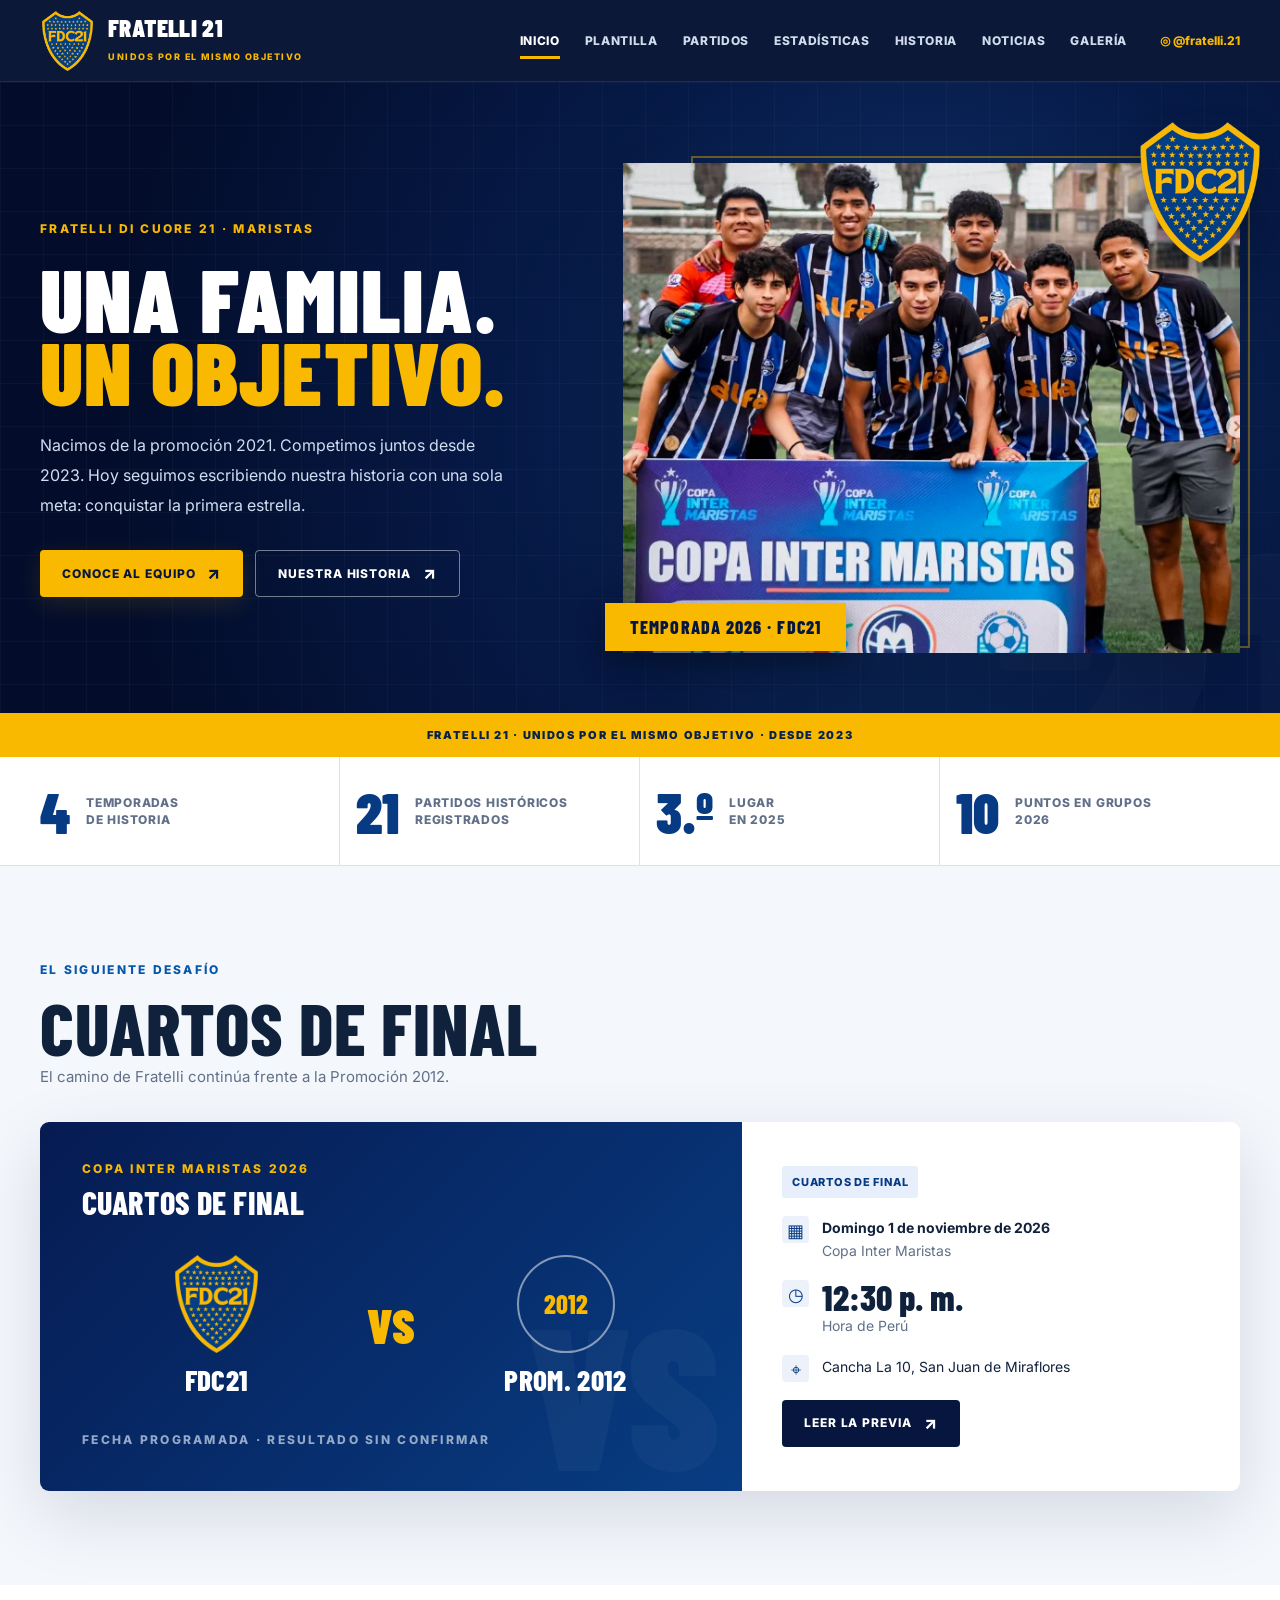
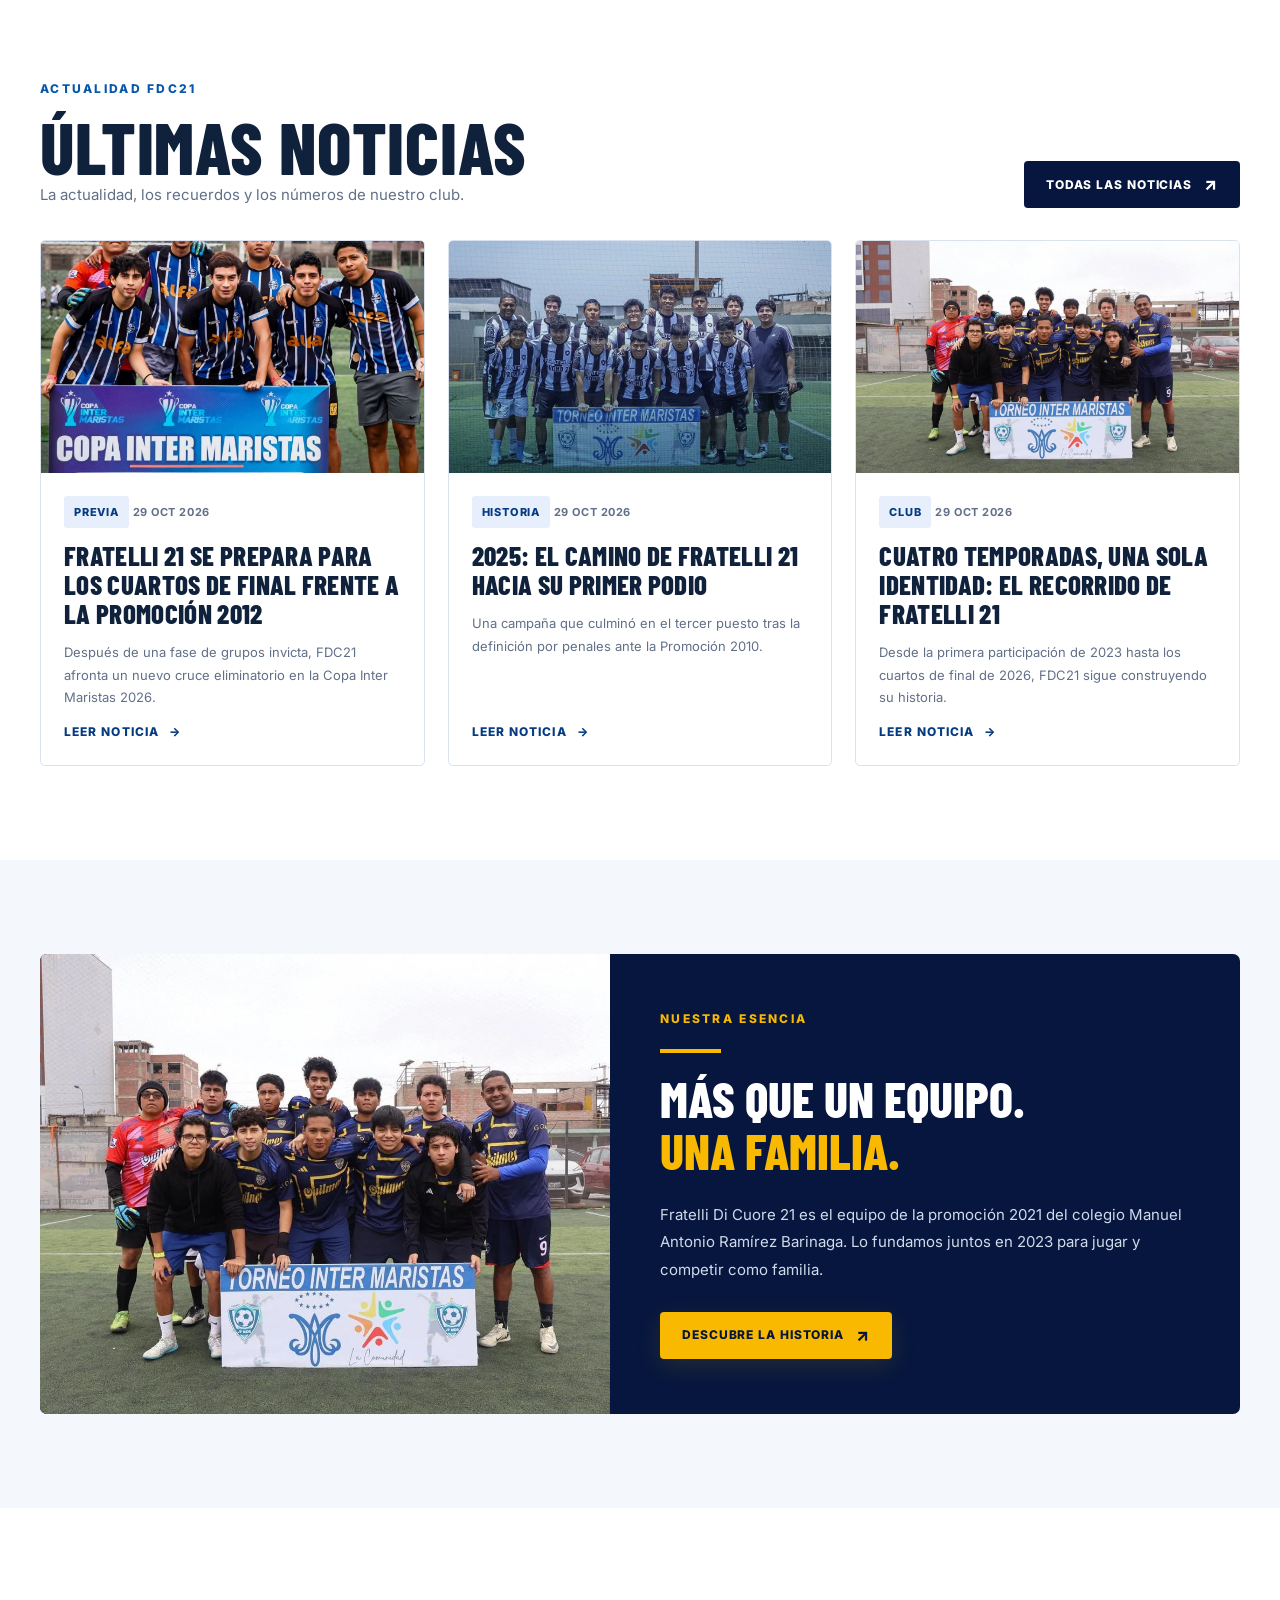
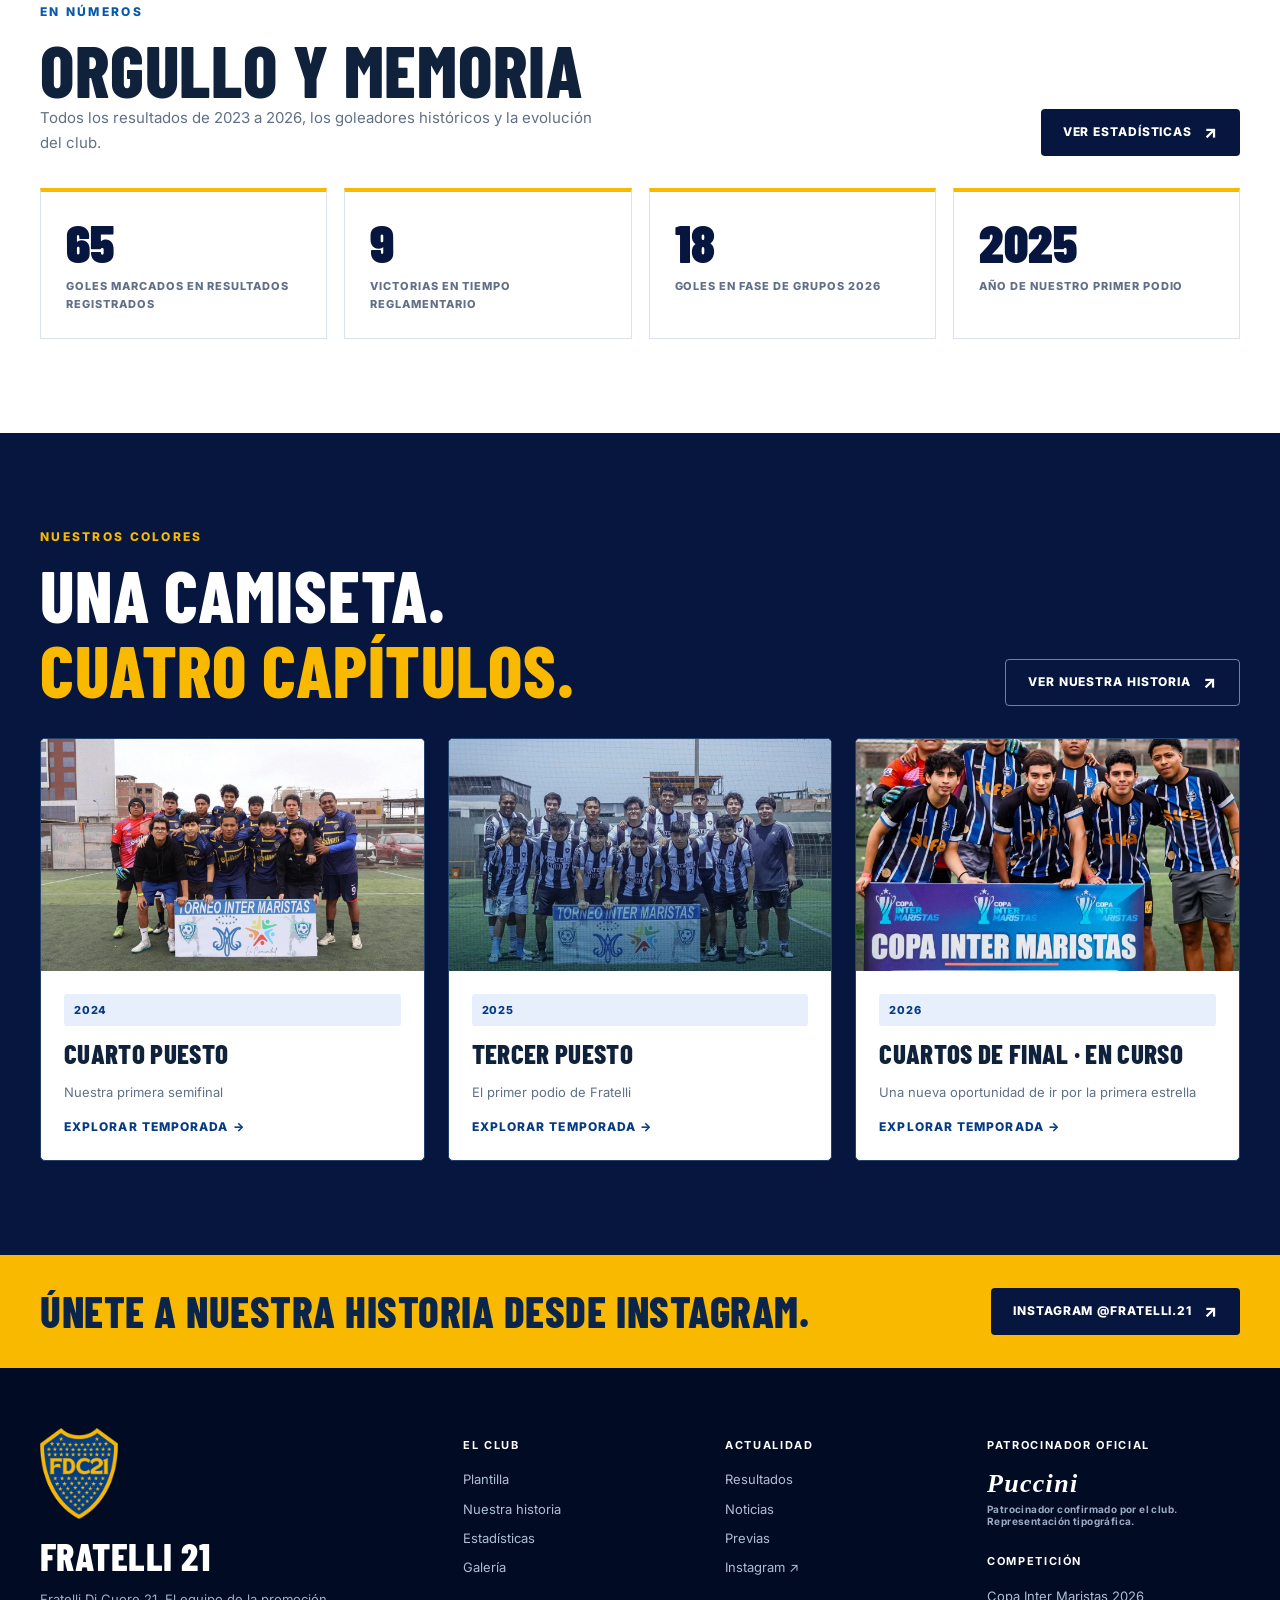
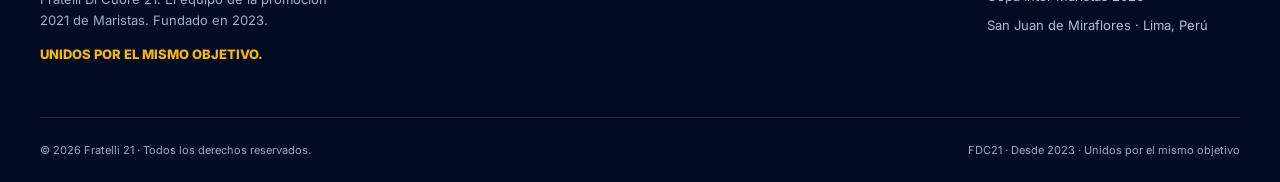
<file: index.html>
<!doctype html>
<html lang="es">
<head>
  <meta charset="utf-8">
  <meta name="viewport" content="width=device-width, initial-scale=1">
  <meta name="theme-color" content="#06163e">
  <meta name="description" content="Página oficial de Fratelli Di Cuore 21, equipo de la promoción Maristas 2021. Historia, plantilla, Copa Inter Maristas, noticias y resultados.">
  <meta property="og:type" content="website">
  <meta property="og:locale" content="es_PE">
  <meta property="og:site_name" content="Fratelli 21 · FDC21">
  <meta property="og:title" content="Fratelli 21 (FDC21) | Sitio oficial">
  <meta property="og:description" content="Página oficial de Fratelli Di Cuore 21, equipo de la promoción Maristas 2021. Historia, plantilla, Copa Inter Maristas, noticias y resultados.">
  <!-- Para vistas previas absolutas en redes, actualiza esta ruta tras publicar. -->
  <meta property="og:image" content="assets/og-cover.jpg">
  <meta name="twitter:card" content="summary_large_image">
  <meta name="twitter:image" content="assets/og-cover.jpg">
  <link rel="icon" type="image/png" href="assets/escudo/favicon.png">
  <link rel="preconnect" href="https://fonts.googleapis.com">
  <link rel="preconnect" href="https://fonts.gstatic.com" crossorigin>
  <link rel="stylesheet" href="css/styles.css">
  <title>Fratelli 21 (FDC21) | Sitio oficial</title>
  <script defer src="js/data/players.js"></script>
  <script defer src="js/data/matches.js"></script>
  <script defer src="js/data/statistics.js"></script>
  <script defer src="js/data/news.js"></script>
  <script defer src="js/main.js"></script>
</head>
<body data-page="inicio">
  <a class="skip" href="#app">Saltar al contenido</a>
  <header class="site-header">
    <div class="wrap header-inner">
      <a class="brand" href="index.html" aria-label="Fratelli 21, ir al inicio">
        <img src="assets/escudo/escudo-recortado.png" alt="Escudo original FDC21" width="55" height="60">
        <span><span class="brand-title">FRATELLI 21</span><span class="brand-sub">UNIDOS POR EL MISMO OBJETIVO</span></span>
      </a>
      <button type="button" class="menu-toggle" aria-expanded="false" aria-controls="primary-navigation" aria-label="Abrir menú">☰</button>
      <nav class="navigation" id="primary-navigation" aria-label="Navegación principal">
        <a href="index.html" aria-current="page">Inicio</a>
<a href="plantilla.html" >Plantilla</a>
<a href="partidos.html" >Partidos</a>
<a href="estadisticas.html" >Estadísticas</a>
<a href="historia.html" >Historia</a>
<a href="noticias.html" >Noticias</a>
<a href="galeria.html" >Galería</a>
      </nav>
      <a class="nav-instagram" href="https://www.instagram.com/fratelli.21/" target="_blank" rel="noopener noreferrer" aria-label="Instagram Fratelli 21 (abre en nueva pestaña)">◎ @fratelli.21</a>
    </div>
  </header>
  <main id="app"><section class="section"><div class="wrap"><h1>FRATELLI 21</h1><p>Cargando el sitio oficial del club…</p></div></section></main>
  <footer class="site-footer">
    <div class="wrap footer-grid">
      <div class="footer-brand"><img class="footer-crest" src="assets/escudo/escudo-recortado.png" alt="Escudo oficial de Fratelli 21" loading="lazy"><h3>FRATELLI 21</h3><p>Fratelli Di Cuore 21. El equipo de la promoción 2021 de Maristas. Fundado en 2023.</p><p style="color:#f8b900;font-weight:800">UNIDOS POR EL MISMO OBJETIVO.</p></div>
      <div class="footer-column"><h4>El club</h4><a href="plantilla.html">Plantilla</a><a href="historia.html">Nuestra historia</a><a href="estadisticas.html">Estadísticas</a><a href="galeria.html">Galería</a></div>
      <div class="footer-column"><h4>Actualidad</h4><a href="partidos.html">Resultados</a><a href="noticias.html">Noticias</a><a href="noticias.html">Previas</a><a href="https://www.instagram.com/fratelli.21/" target="_blank" rel="noopener noreferrer">Instagram ↗</a></div>
      <div class="footer-column"><h4>Patrocinador oficial</h4><div class="sponsor-word">Puccini<small>Patrocinador confirmado por el club. Representación tipográfica.</small></div><h4 style="margin-top:29px">Competición</h4><p>Copa Inter Maristas 2026</p><p>San Juan de Miraflores · Lima, Perú</p></div>
    </div>
    <div class="wrap footer-bottom"><span>© <span id="footer-year">2026</span> Fratelli 21 · Todos los derechos reservados.</span><span>FDC21 · Desde 2023 · Unidos por el mismo objetivo</span></div>
  </footer>
  <button class="float-top" type="button" aria-label="Volver arriba">↑</button>
</body>
</html>
</file>
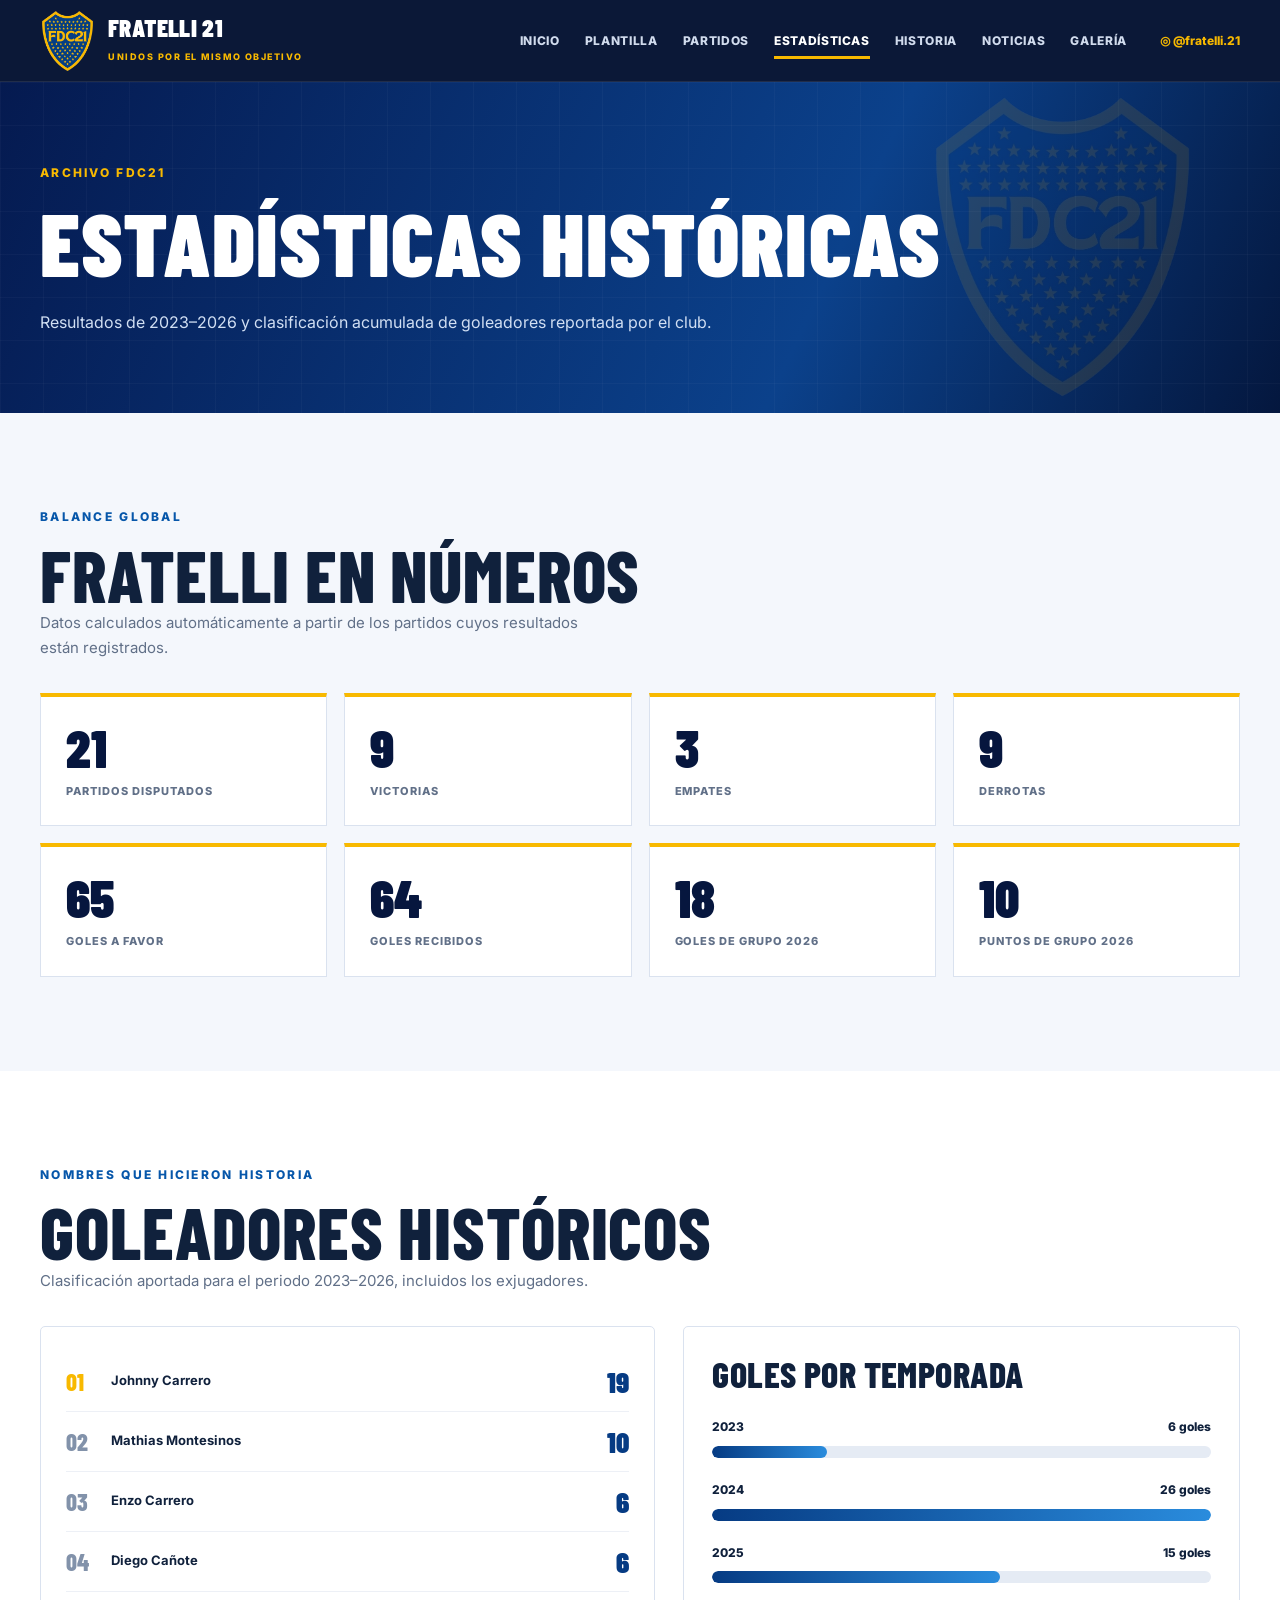
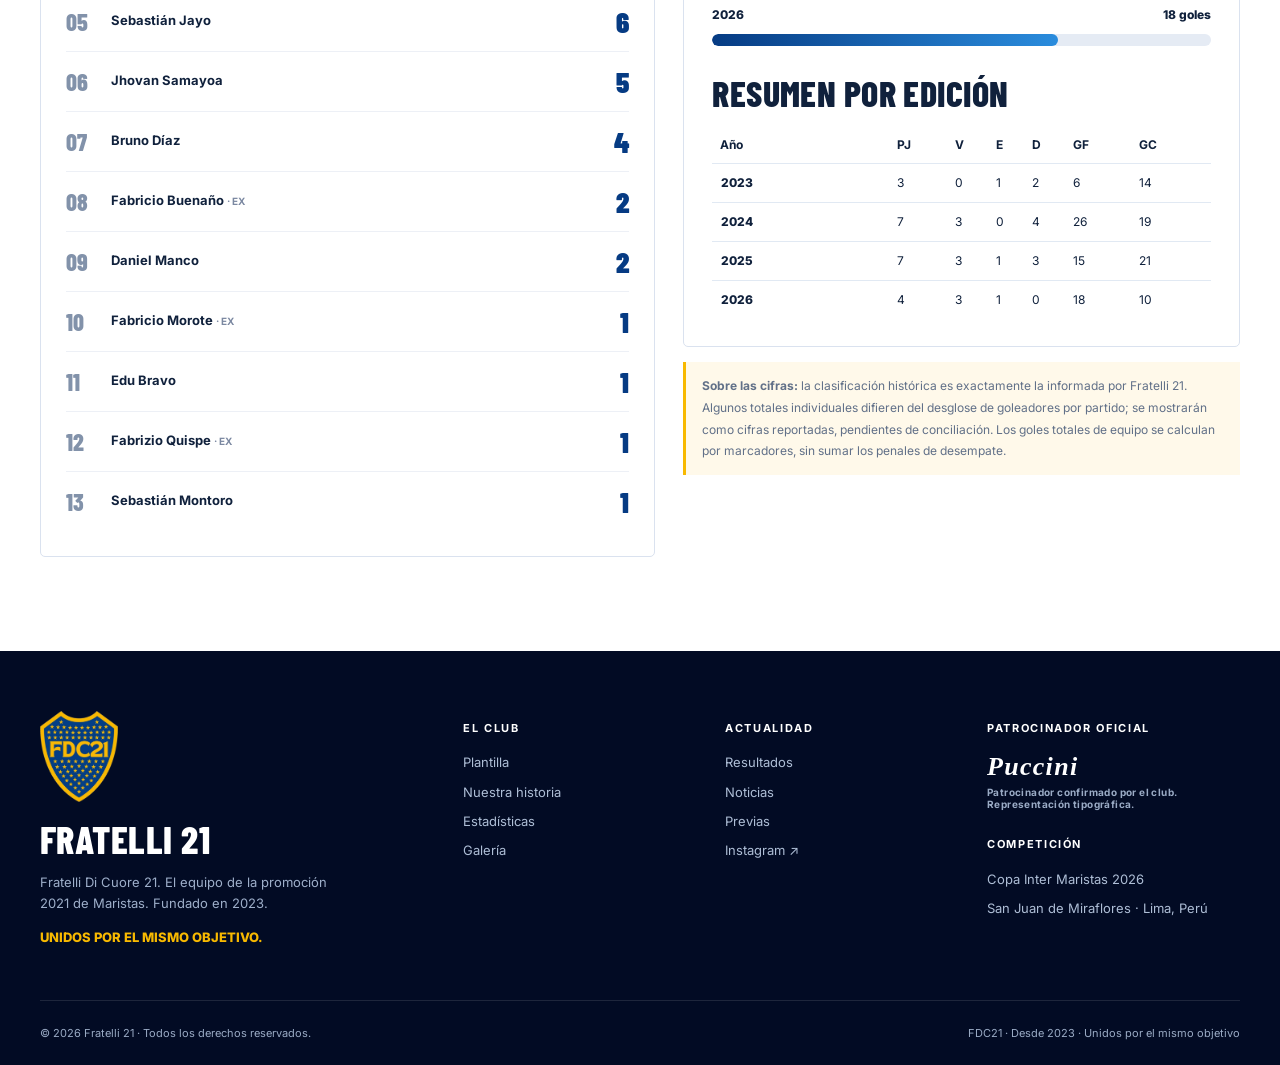
<file: estadisticas.html>
<!doctype html>
<html lang="es">
<head>
  <meta charset="utf-8">
  <meta name="viewport" content="width=device-width, initial-scale=1">
  <meta name="theme-color" content="#06163e">
  <meta name="description" content="Ranking de goleadores históricos y estadísticas oficiales reportadas del FDC21 entre 2023 y 2026.">
  <meta property="og:type" content="website">
  <meta property="og:locale" content="es_PE">
  <meta property="og:site_name" content="Fratelli 21 · FDC21">
  <meta property="og:title" content="Estadísticas históricas | Fratelli 21 (FDC21)">
  <meta property="og:description" content="Ranking de goleadores históricos y estadísticas oficiales reportadas del FDC21 entre 2023 y 2026.">
  <!-- Para vistas previas absolutas en redes, actualiza esta ruta tras publicar. -->
  <meta property="og:image" content="assets/og-cover.jpg">
  <meta name="twitter:card" content="summary_large_image">
  <meta name="twitter:image" content="assets/og-cover.jpg">
  <link rel="icon" type="image/png" href="assets/escudo/favicon.png">
  <link rel="preconnect" href="https://fonts.googleapis.com">
  <link rel="preconnect" href="https://fonts.gstatic.com" crossorigin>
  <link rel="stylesheet" href="css/styles.css">
  <title>Estadísticas históricas | Fratelli 21 (FDC21)</title>
  <script defer src="js/data/players.js"></script>
  <script defer src="js/data/matches.js"></script>
  <script defer src="js/data/statistics.js"></script>
  <script defer src="js/data/news.js"></script>
  <script defer src="js/main.js"></script>
</head>
<body data-page="estadisticas">
  <a class="skip" href="#app">Saltar al contenido</a>
  <header class="site-header">
    <div class="wrap header-inner">
      <a class="brand" href="index.html" aria-label="Fratelli 21, ir al inicio">
        <img src="assets/escudo/escudo-recortado.png" alt="Escudo original FDC21" width="55" height="60">
        <span><span class="brand-title">FRATELLI 21</span><span class="brand-sub">UNIDOS POR EL MISMO OBJETIVO</span></span>
      </a>
      <button type="button" class="menu-toggle" aria-expanded="false" aria-controls="primary-navigation" aria-label="Abrir menú">☰</button>
      <nav class="navigation" id="primary-navigation" aria-label="Navegación principal">
        <a href="index.html" >Inicio</a>
<a href="plantilla.html" >Plantilla</a>
<a href="partidos.html" >Partidos</a>
<a href="estadisticas.html" aria-current="page">Estadísticas</a>
<a href="historia.html" >Historia</a>
<a href="noticias.html" >Noticias</a>
<a href="galeria.html" >Galería</a>
      </nav>
      <a class="nav-instagram" href="https://www.instagram.com/fratelli.21/" target="_blank" rel="noopener noreferrer" aria-label="Instagram Fratelli 21 (abre en nueva pestaña)">◎ @fratelli.21</a>
    </div>
  </header>
  <main id="app"><section class="section"><div class="wrap"><h1>FRATELLI 21</h1><p>Cargando el sitio oficial del club…</p></div></section></main>
  <footer class="site-footer">
    <div class="wrap footer-grid">
      <div class="footer-brand"><img class="footer-crest" src="assets/escudo/escudo-recortado.png" alt="Escudo oficial de Fratelli 21" loading="lazy"><h3>FRATELLI 21</h3><p>Fratelli Di Cuore 21. El equipo de la promoción 2021 de Maristas. Fundado en 2023.</p><p style="color:#f8b900;font-weight:800">UNIDOS POR EL MISMO OBJETIVO.</p></div>
      <div class="footer-column"><h4>El club</h4><a href="plantilla.html">Plantilla</a><a href="historia.html">Nuestra historia</a><a href="estadisticas.html">Estadísticas</a><a href="galeria.html">Galería</a></div>
      <div class="footer-column"><h4>Actualidad</h4><a href="partidos.html">Resultados</a><a href="noticias.html">Noticias</a><a href="noticias.html">Previas</a><a href="https://www.instagram.com/fratelli.21/" target="_blank" rel="noopener noreferrer">Instagram ↗</a></div>
      <div class="footer-column"><h4>Patrocinador oficial</h4><div class="sponsor-word">Puccini<small>Patrocinador confirmado por el club. Representación tipográfica.</small></div><h4 style="margin-top:29px">Competición</h4><p>Copa Inter Maristas 2026</p><p>San Juan de Miraflores · Lima, Perú</p></div>
    </div>
    <div class="wrap footer-bottom"><span>© <span id="footer-year">2026</span> Fratelli 21 · Todos los derechos reservados.</span><span>FDC21 · Desde 2023 · Unidos por el mismo objetivo</span></div>
  </footer>
  <button class="float-top" type="button" aria-label="Volver arriba">↑</button>
</body>
</html>
</file>
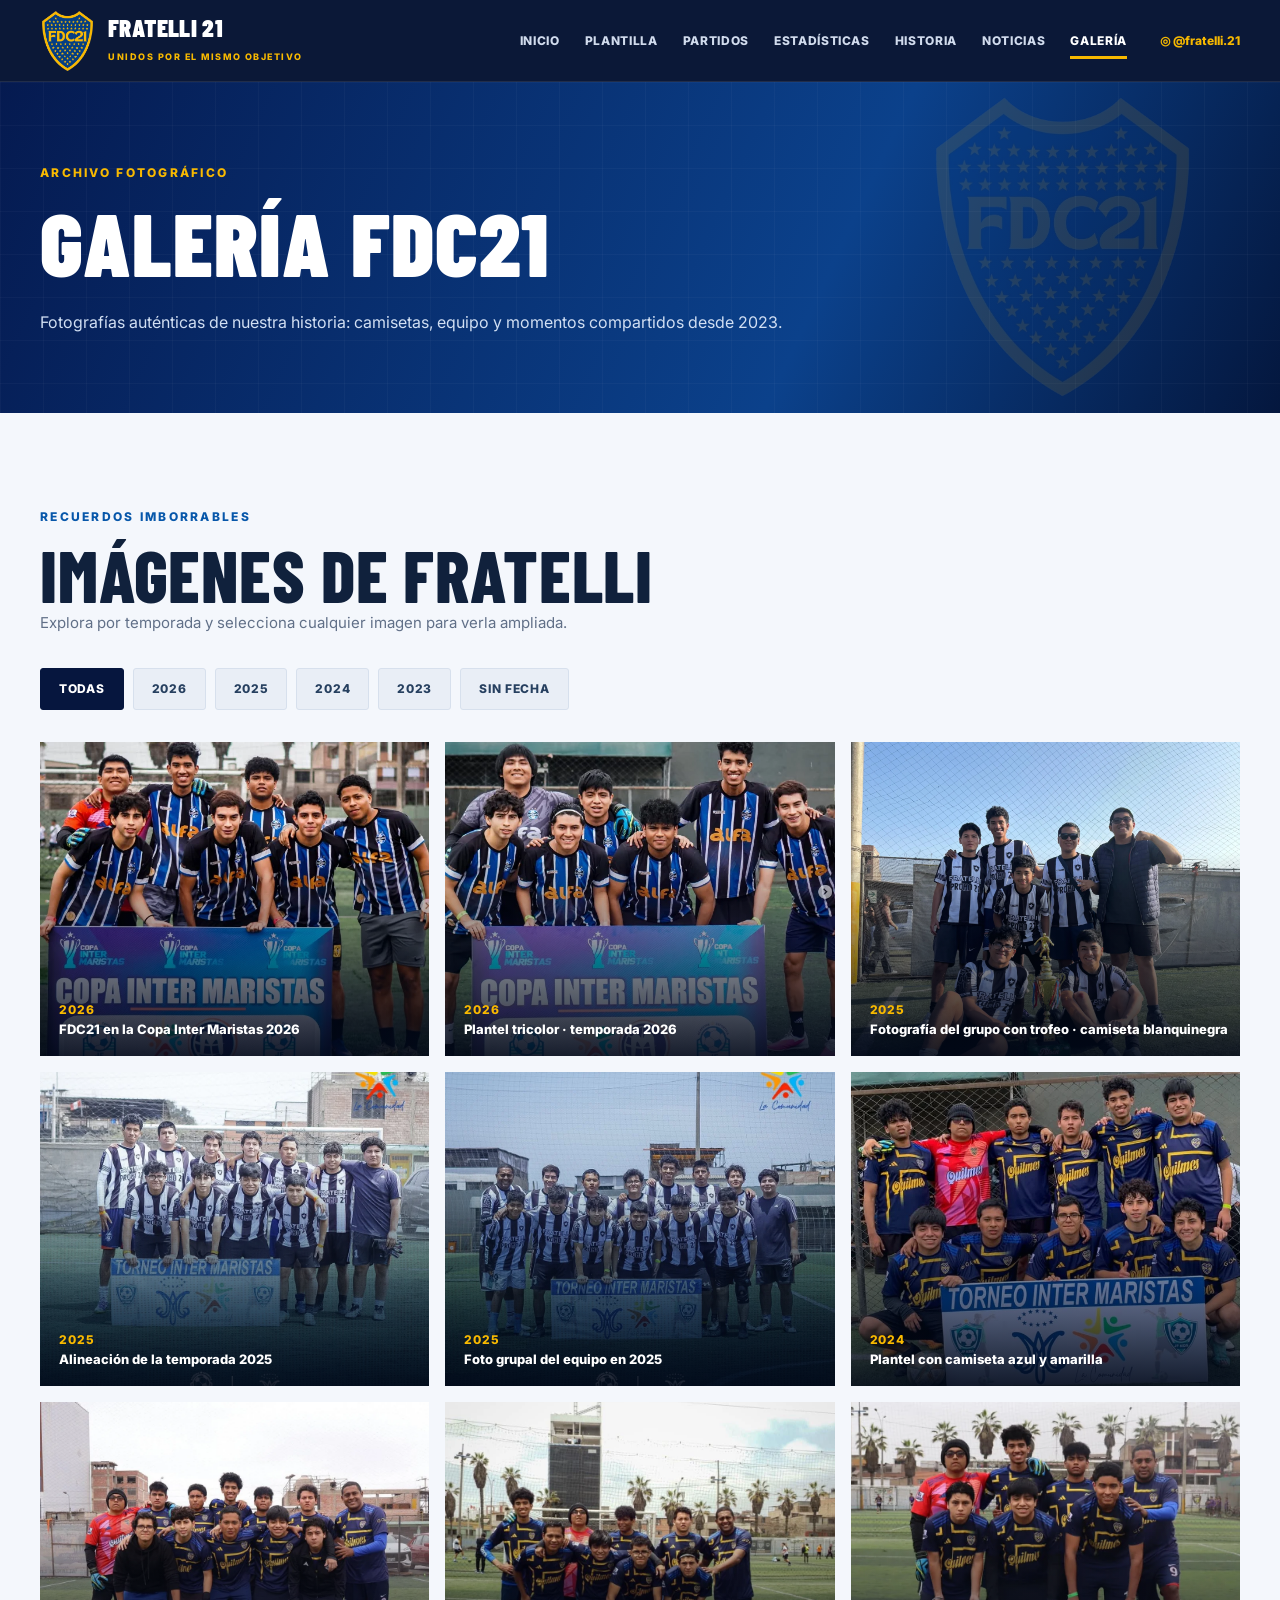
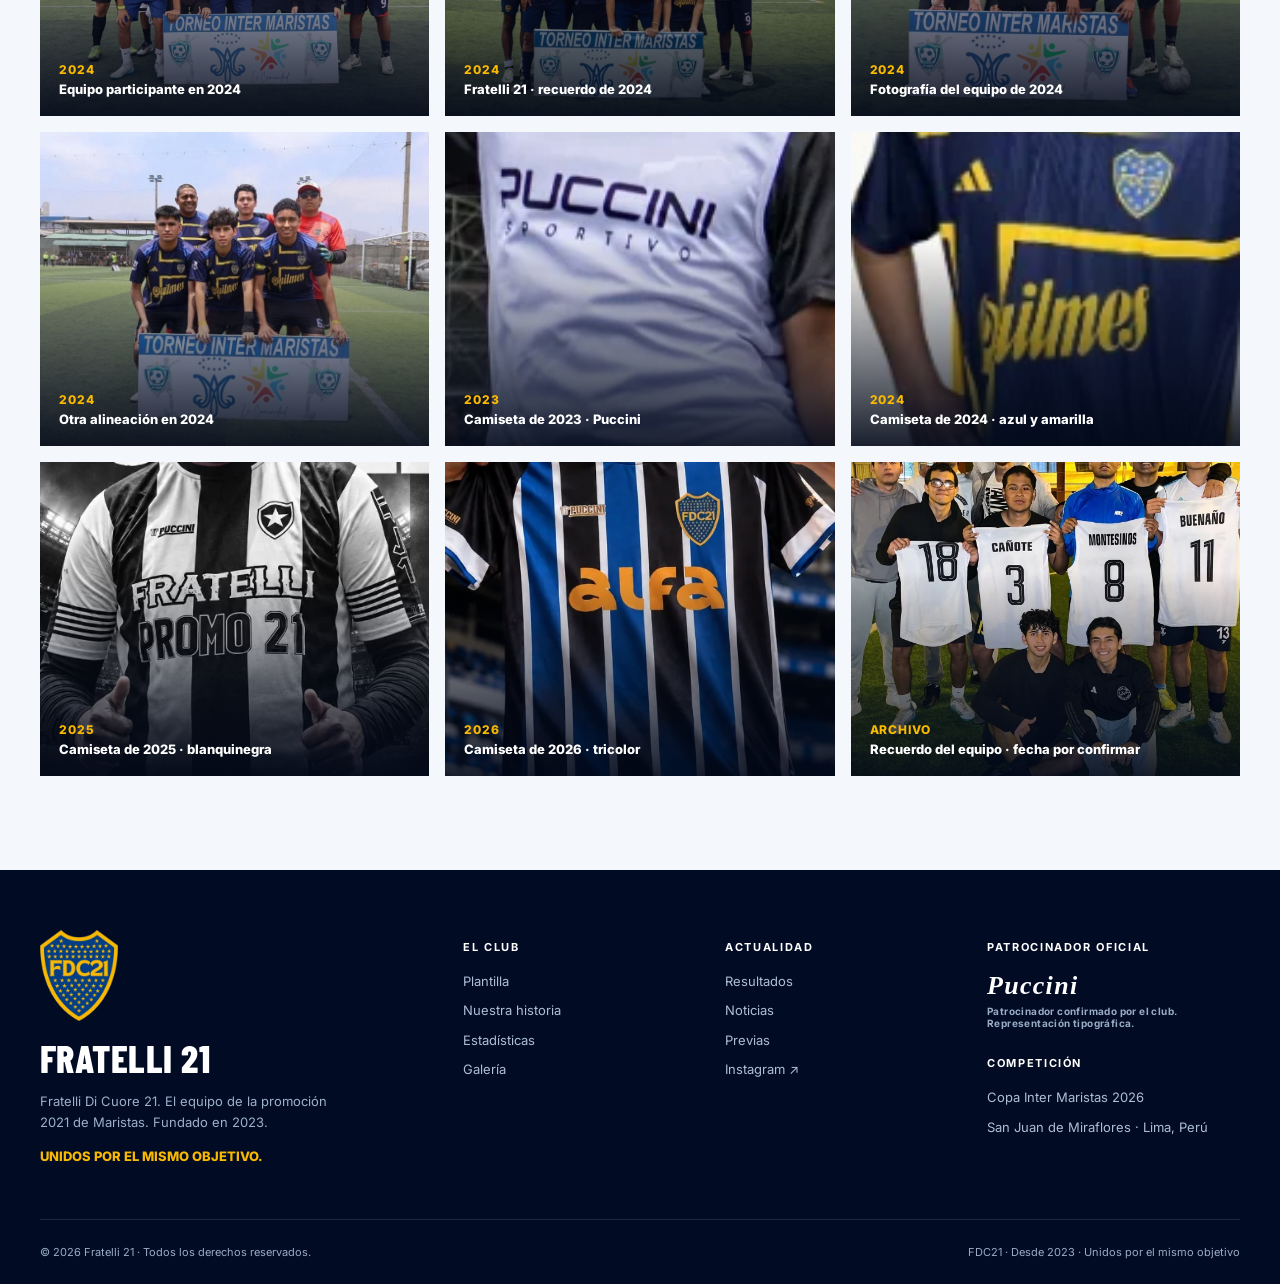
<file: galeria.html>
<!doctype html>
<html lang="es">
<head>
  <meta charset="utf-8">
  <meta name="viewport" content="width=device-width, initial-scale=1">
  <meta name="theme-color" content="#06163e">
  <meta name="description" content="Galería fotográfica de Fratelli 21 con fotografías auténticas de 2024, 2025 y 2026, camisetas e historia del club.">
  <meta property="og:type" content="website">
  <meta property="og:locale" content="es_PE">
  <meta property="og:site_name" content="Fratelli 21 · FDC21">
  <meta property="og:title" content="Galería de fotos | Fratelli 21 (FDC21)">
  <meta property="og:description" content="Galería fotográfica de Fratelli 21 con fotografías auténticas de 2024, 2025 y 2026, camisetas e historia del club.">
  <!-- Para vistas previas absolutas en redes, actualiza esta ruta tras publicar. -->
  <meta property="og:image" content="assets/og-cover.jpg">
  <meta name="twitter:card" content="summary_large_image">
  <meta name="twitter:image" content="assets/og-cover.jpg">
  <link rel="icon" type="image/png" href="assets/escudo/favicon.png">
  <link rel="preconnect" href="https://fonts.googleapis.com">
  <link rel="preconnect" href="https://fonts.gstatic.com" crossorigin>
  <link rel="stylesheet" href="css/styles.css">
  <title>Galería de fotos | Fratelli 21 (FDC21)</title>
  <script defer src="js/data/players.js"></script>
  <script defer src="js/data/matches.js"></script>
  <script defer src="js/data/statistics.js"></script>
  <script defer src="js/data/news.js"></script>
  <script defer src="js/main.js"></script>
</head>
<body data-page="galeria">
  <a class="skip" href="#app">Saltar al contenido</a>
  <header class="site-header">
    <div class="wrap header-inner">
      <a class="brand" href="index.html" aria-label="Fratelli 21, ir al inicio">
        <img src="assets/escudo/escudo-recortado.png" alt="Escudo original FDC21" width="55" height="60">
        <span><span class="brand-title">FRATELLI 21</span><span class="brand-sub">UNIDOS POR EL MISMO OBJETIVO</span></span>
      </a>
      <button type="button" class="menu-toggle" aria-expanded="false" aria-controls="primary-navigation" aria-label="Abrir menú">☰</button>
      <nav class="navigation" id="primary-navigation" aria-label="Navegación principal">
        <a href="index.html" >Inicio</a>
<a href="plantilla.html" >Plantilla</a>
<a href="partidos.html" >Partidos</a>
<a href="estadisticas.html" >Estadísticas</a>
<a href="historia.html" >Historia</a>
<a href="noticias.html" >Noticias</a>
<a href="galeria.html" aria-current="page">Galería</a>
      </nav>
      <a class="nav-instagram" href="https://www.instagram.com/fratelli.21/" target="_blank" rel="noopener noreferrer" aria-label="Instagram Fratelli 21 (abre en nueva pestaña)">◎ @fratelli.21</a>
    </div>
  </header>
  <main id="app"><section class="section"><div class="wrap"><h1>FRATELLI 21</h1><p>Cargando el sitio oficial del club…</p></div></section></main>
  <footer class="site-footer">
    <div class="wrap footer-grid">
      <div class="footer-brand"><img class="footer-crest" src="assets/escudo/escudo-recortado.png" alt="Escudo oficial de Fratelli 21" loading="lazy"><h3>FRATELLI 21</h3><p>Fratelli Di Cuore 21. El equipo de la promoción 2021 de Maristas. Fundado en 2023.</p><p style="color:#f8b900;font-weight:800">UNIDOS POR EL MISMO OBJETIVO.</p></div>
      <div class="footer-column"><h4>El club</h4><a href="plantilla.html">Plantilla</a><a href="historia.html">Nuestra historia</a><a href="estadisticas.html">Estadísticas</a><a href="galeria.html">Galería</a></div>
      <div class="footer-column"><h4>Actualidad</h4><a href="partidos.html">Resultados</a><a href="noticias.html">Noticias</a><a href="noticias.html">Previas</a><a href="https://www.instagram.com/fratelli.21/" target="_blank" rel="noopener noreferrer">Instagram ↗</a></div>
      <div class="footer-column"><h4>Patrocinador oficial</h4><div class="sponsor-word">Puccini<small>Patrocinador confirmado por el club. Representación tipográfica.</small></div><h4 style="margin-top:29px">Competición</h4><p>Copa Inter Maristas 2026</p><p>San Juan de Miraflores · Lima, Perú</p></div>
    </div>
    <div class="wrap footer-bottom"><span>© <span id="footer-year">2026</span> Fratelli 21 · Todos los derechos reservados.</span><span>FDC21 · Desde 2023 · Unidos por el mismo objetivo</span></div>
  </footer>
  <button class="float-top" type="button" aria-label="Volver arriba">↑</button>
</body>
</html>
</file>
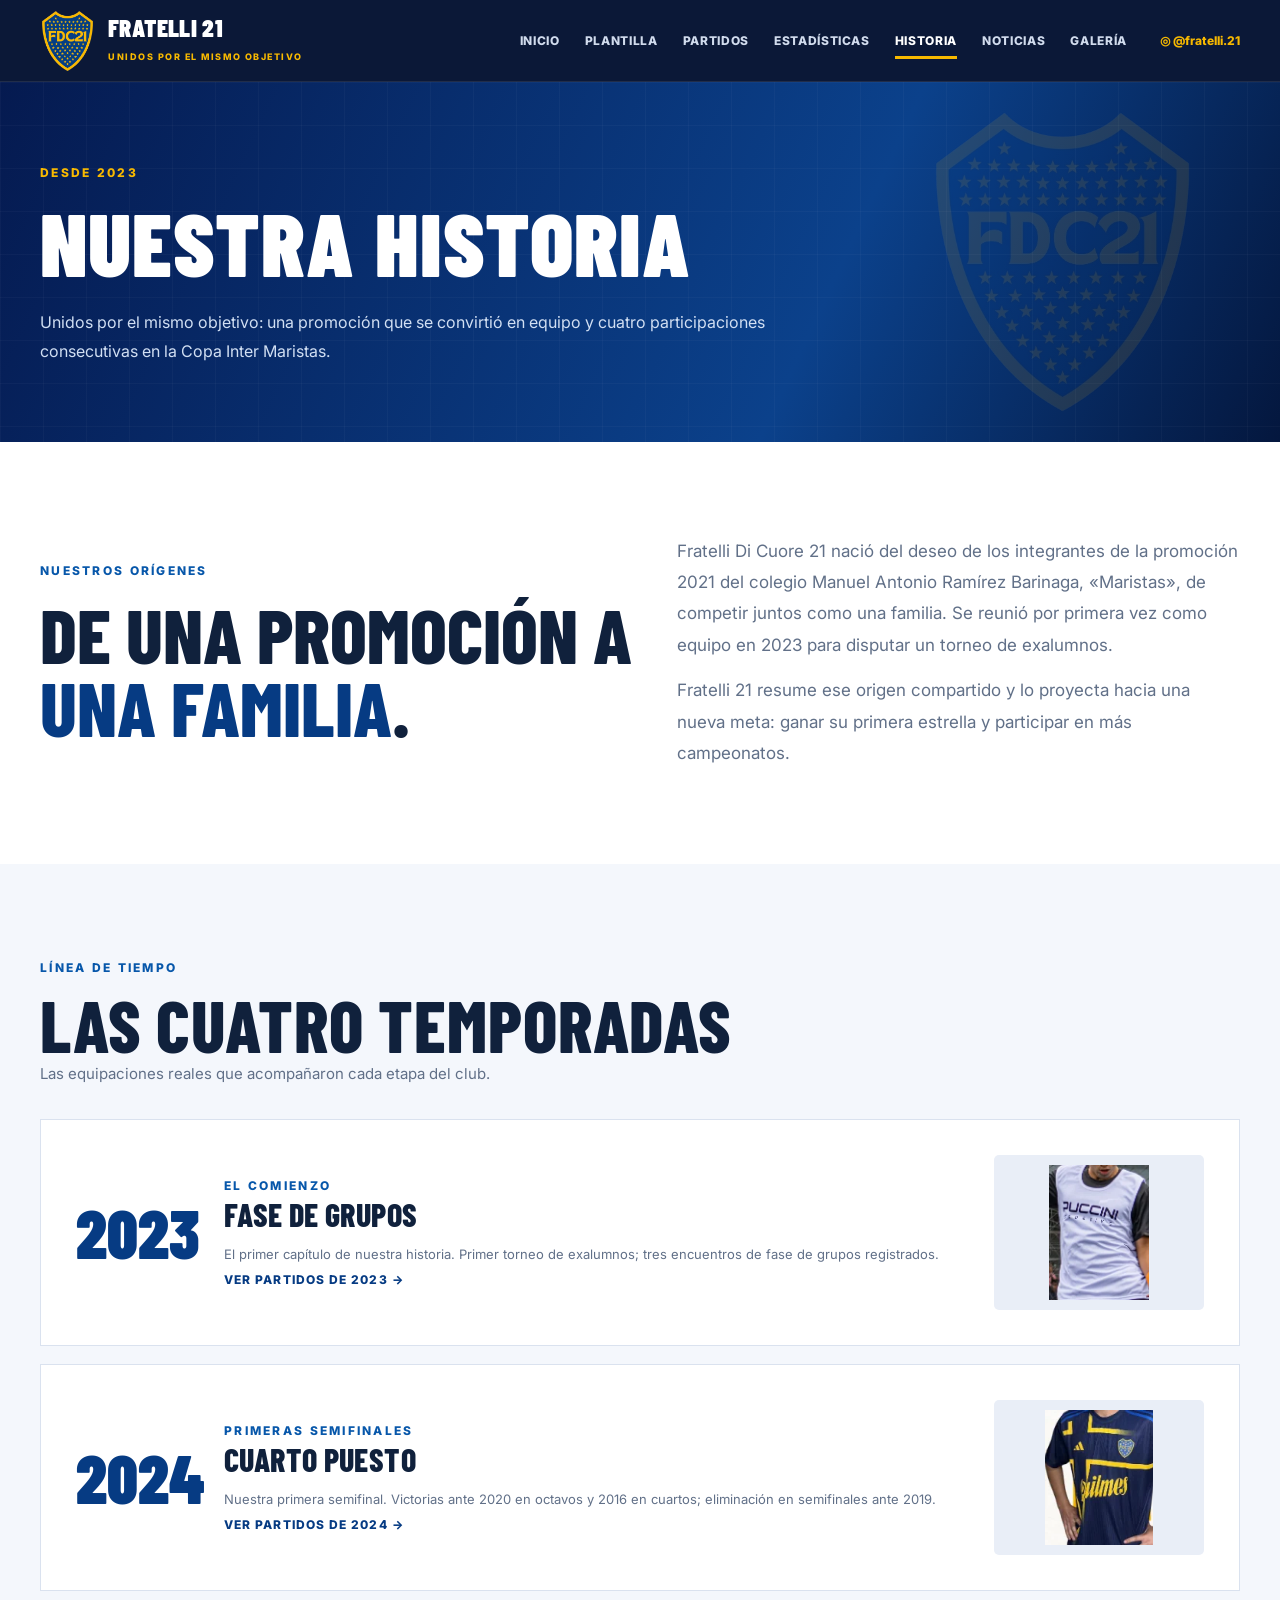
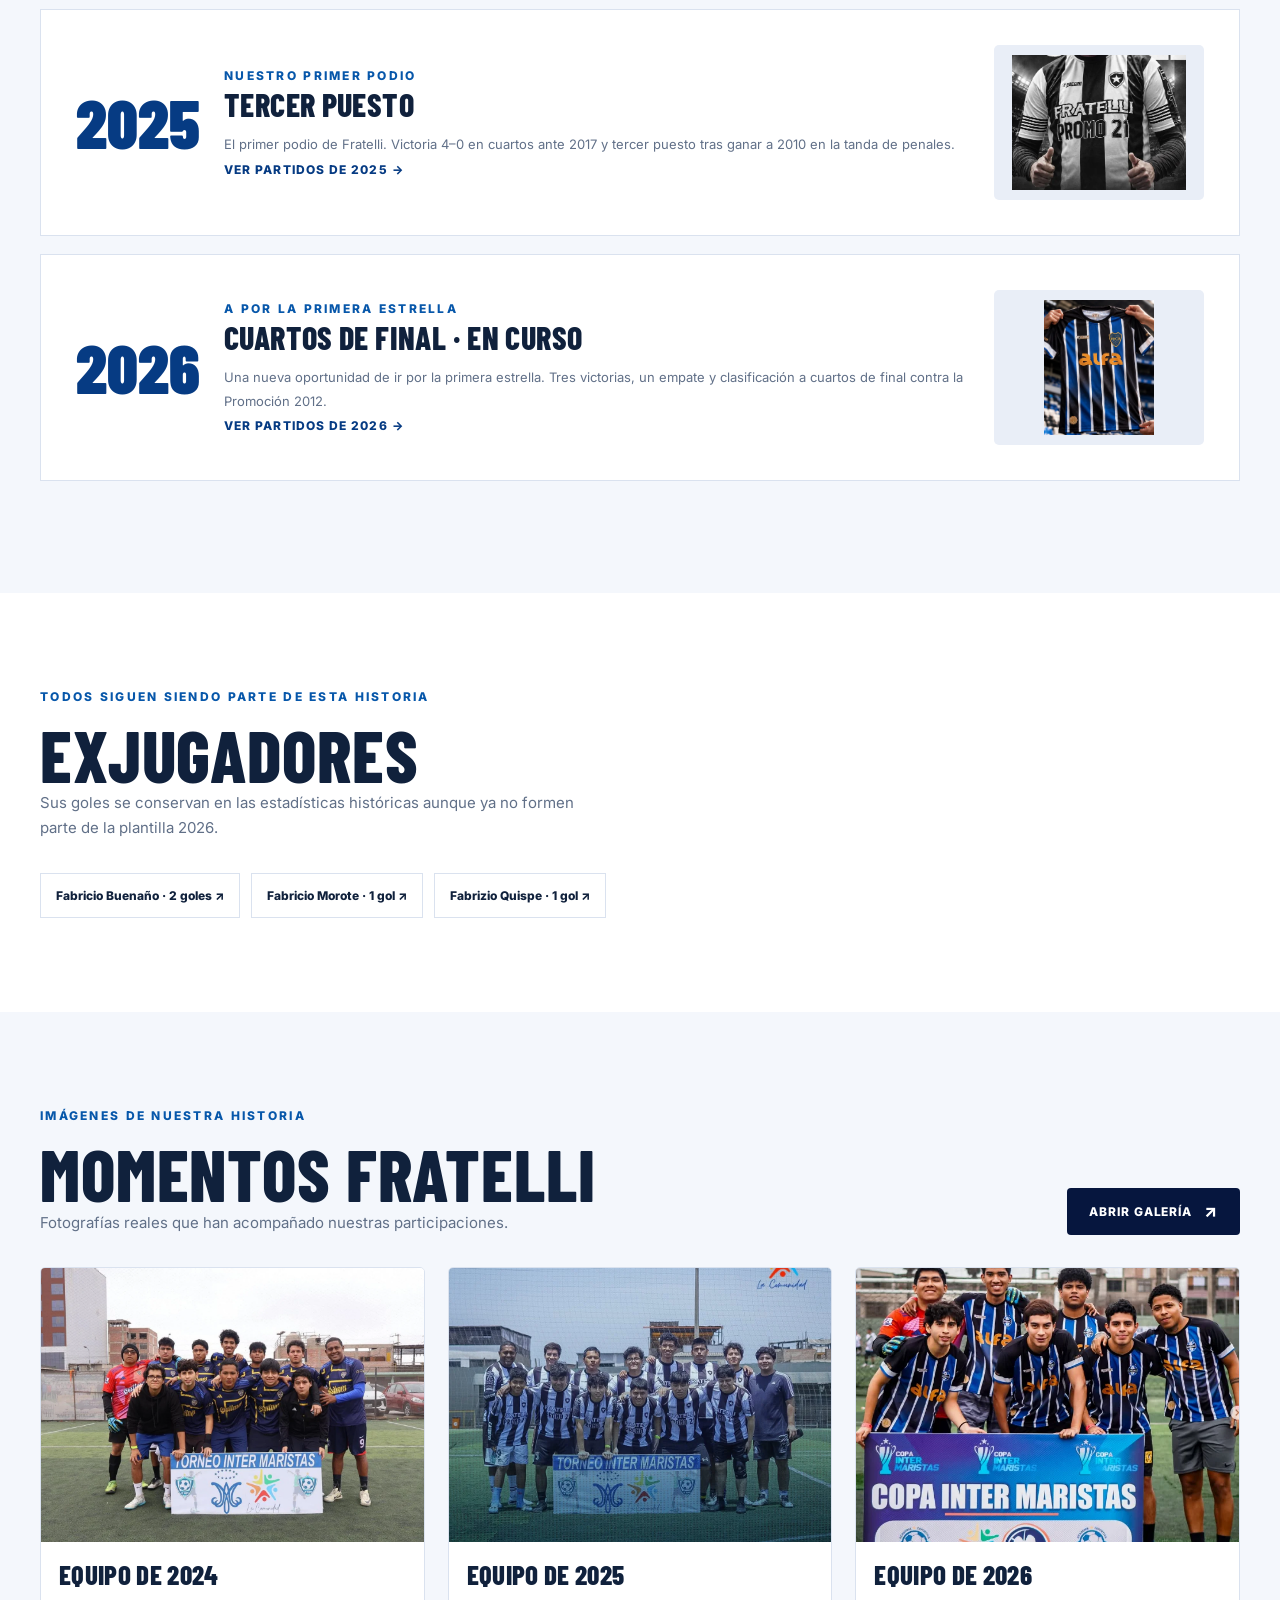
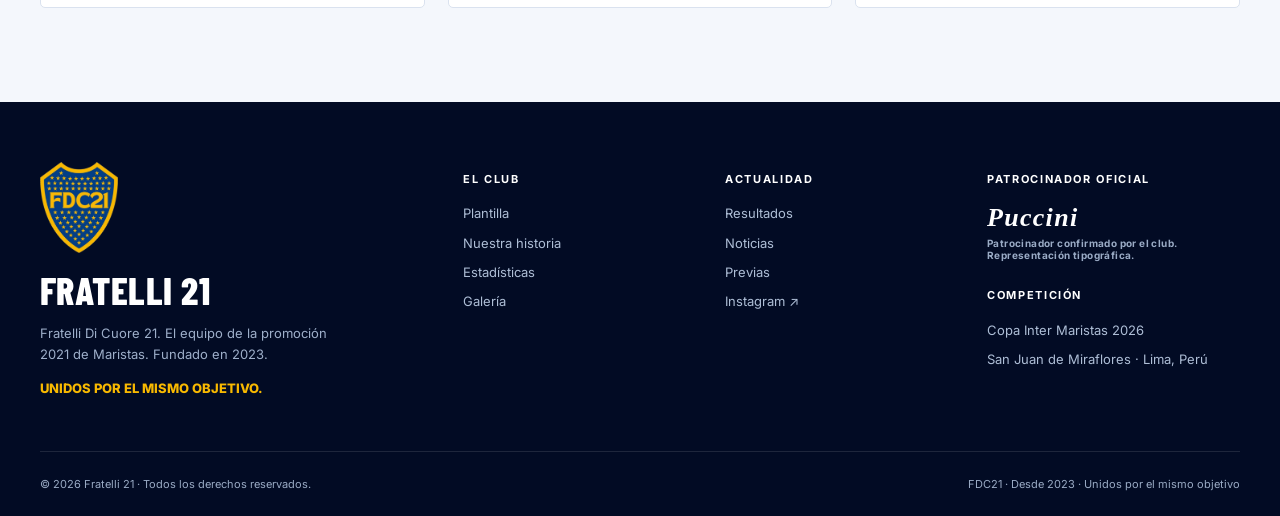
<file: historia.html>
<!doctype html>
<html lang="es">
<head>
  <meta charset="utf-8">
  <meta name="viewport" content="width=device-width, initial-scale=1">
  <meta name="theme-color" content="#06163e">
  <meta name="description" content="Conoce el origen de Fratelli Di Cuore 21, sus camisetas y su historia desde la fundación en 2023.">
  <meta property="og:type" content="website">
  <meta property="og:locale" content="es_PE">
  <meta property="og:site_name" content="Fratelli 21 · FDC21">
  <meta property="og:title" content="Historia del club | Fratelli 21 (FDC21)">
  <meta property="og:description" content="Conoce el origen de Fratelli Di Cuore 21, sus camisetas y su historia desde la fundación en 2023.">
  <!-- Para vistas previas absolutas en redes, actualiza esta ruta tras publicar. -->
  <meta property="og:image" content="assets/og-cover.jpg">
  <meta name="twitter:card" content="summary_large_image">
  <meta name="twitter:image" content="assets/og-cover.jpg">
  <link rel="icon" type="image/png" href="assets/escudo/favicon.png">
  <link rel="preconnect" href="https://fonts.googleapis.com">
  <link rel="preconnect" href="https://fonts.gstatic.com" crossorigin>
  <link rel="stylesheet" href="css/styles.css">
  <title>Historia del club | Fratelli 21 (FDC21)</title>
  <script defer src="js/data/players.js"></script>
  <script defer src="js/data/matches.js"></script>
  <script defer src="js/data/statistics.js"></script>
  <script defer src="js/data/news.js"></script>
  <script defer src="js/main.js"></script>
</head>
<body data-page="historia">
  <a class="skip" href="#app">Saltar al contenido</a>
  <header class="site-header">
    <div class="wrap header-inner">
      <a class="brand" href="index.html" aria-label="Fratelli 21, ir al inicio">
        <img src="assets/escudo/escudo-recortado.png" alt="Escudo original FDC21" width="55" height="60">
        <span><span class="brand-title">FRATELLI 21</span><span class="brand-sub">UNIDOS POR EL MISMO OBJETIVO</span></span>
      </a>
      <button type="button" class="menu-toggle" aria-expanded="false" aria-controls="primary-navigation" aria-label="Abrir menú">☰</button>
      <nav class="navigation" id="primary-navigation" aria-label="Navegación principal">
        <a href="index.html" >Inicio</a>
<a href="plantilla.html" >Plantilla</a>
<a href="partidos.html" >Partidos</a>
<a href="estadisticas.html" >Estadísticas</a>
<a href="historia.html" aria-current="page">Historia</a>
<a href="noticias.html" >Noticias</a>
<a href="galeria.html" >Galería</a>
      </nav>
      <a class="nav-instagram" href="https://www.instagram.com/fratelli.21/" target="_blank" rel="noopener noreferrer" aria-label="Instagram Fratelli 21 (abre en nueva pestaña)">◎ @fratelli.21</a>
    </div>
  </header>
  <main id="app"><section class="section"><div class="wrap"><h1>FRATELLI 21</h1><p>Cargando el sitio oficial del club…</p></div></section></main>
  <footer class="site-footer">
    <div class="wrap footer-grid">
      <div class="footer-brand"><img class="footer-crest" src="assets/escudo/escudo-recortado.png" alt="Escudo oficial de Fratelli 21" loading="lazy"><h3>FRATELLI 21</h3><p>Fratelli Di Cuore 21. El equipo de la promoción 2021 de Maristas. Fundado en 2023.</p><p style="color:#f8b900;font-weight:800">UNIDOS POR EL MISMO OBJETIVO.</p></div>
      <div class="footer-column"><h4>El club</h4><a href="plantilla.html">Plantilla</a><a href="historia.html">Nuestra historia</a><a href="estadisticas.html">Estadísticas</a><a href="galeria.html">Galería</a></div>
      <div class="footer-column"><h4>Actualidad</h4><a href="partidos.html">Resultados</a><a href="noticias.html">Noticias</a><a href="noticias.html">Previas</a><a href="https://www.instagram.com/fratelli.21/" target="_blank" rel="noopener noreferrer">Instagram ↗</a></div>
      <div class="footer-column"><h4>Patrocinador oficial</h4><div class="sponsor-word">Puccini<small>Patrocinador confirmado por el club. Representación tipográfica.</small></div><h4 style="margin-top:29px">Competición</h4><p>Copa Inter Maristas 2026</p><p>San Juan de Miraflores · Lima, Perú</p></div>
    </div>
    <div class="wrap footer-bottom"><span>© <span id="footer-year">2026</span> Fratelli 21 · Todos los derechos reservados.</span><span>FDC21 · Desde 2023 · Unidos por el mismo objetivo</span></div>
  </footer>
  <button class="float-top" type="button" aria-label="Volver arriba">↑</button>
</body>
</html>
</file>
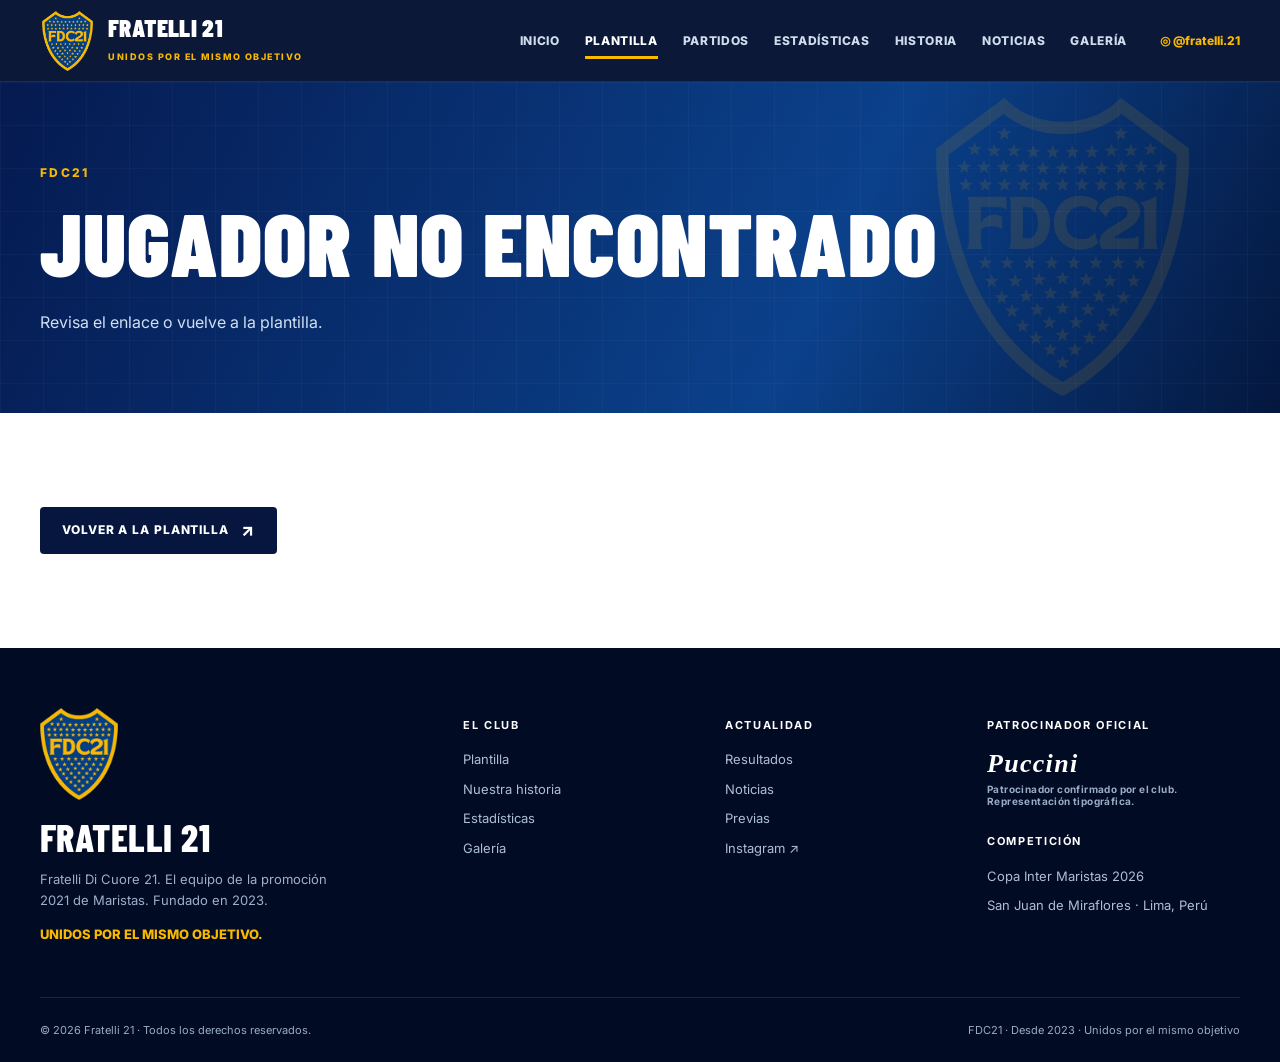
<file: jugador.html>
<!doctype html>
<html lang="es">
<head>
  <meta charset="utf-8">
  <meta name="viewport" content="width=device-width, initial-scale=1">
  <meta name="theme-color" content="#06163e">
  <meta name="description" content="Perfiles oficiales de futbolistas de Fratelli 21, con estadísticas históricas y trayectoria en el club.">
  <meta property="og:type" content="website">
  <meta property="og:locale" content="es_PE">
  <meta property="og:site_name" content="Fratelli 21 · FDC21">
  <meta property="og:title" content="Perfil de jugador | Fratelli 21 (FDC21)">
  <meta property="og:description" content="Perfiles oficiales de futbolistas de Fratelli 21, con estadísticas históricas y trayectoria en el club.">
  <!-- Para vistas previas absolutas en redes, actualiza esta ruta tras publicar. -->
  <meta property="og:image" content="assets/og-cover.jpg">
  <meta name="twitter:card" content="summary_large_image">
  <meta name="twitter:image" content="assets/og-cover.jpg">
  <link rel="icon" type="image/png" href="assets/escudo/favicon.png">
  <link rel="preconnect" href="https://fonts.googleapis.com">
  <link rel="preconnect" href="https://fonts.gstatic.com" crossorigin>
  <link rel="stylesheet" href="css/styles.css">
  <title>Perfil de jugador | Fratelli 21 (FDC21)</title>
  <script defer src="js/data/players.js?v=2"></script>
  <script defer src="js/data/matches.js"></script>
  <script defer src="js/data/statistics.js"></script>
  <script defer src="js/data/news.js"></script>
  <script defer src="js/main.js"></script>
</head>
<body data-page="jugador">
  <a class="skip" href="#app">Saltar al contenido</a>
  <header class="site-header">
    <div class="wrap header-inner">
      <a class="brand" href="index.html" aria-label="Fratelli 21, ir al inicio">
        <img src="assets/escudo/escudo-recortado.png" alt="Escudo original FDC21" width="55" height="60">
        <span><span class="brand-title">FRATELLI 21</span><span class="brand-sub">UNIDOS POR EL MISMO OBJETIVO</span></span>
      </a>
      <button type="button" class="menu-toggle" aria-expanded="false" aria-controls="primary-navigation" aria-label="Abrir menú">☰</button>
      <nav class="navigation" id="primary-navigation" aria-label="Navegación principal">
        <a href="index.html" >Inicio</a>
<a href="plantilla.html" aria-current="page">Plantilla</a>
<a href="partidos.html" >Partidos</a>
<a href="estadisticas.html" >Estadísticas</a>
<a href="historia.html" >Historia</a>
<a href="noticias.html" >Noticias</a>
<a href="galeria.html" >Galería</a>
      </nav>
      <a class="nav-instagram" href="https://www.instagram.com/fratelli.21/" target="_blank" rel="noopener noreferrer" aria-label="Instagram Fratelli 21 (abre en nueva pestaña)">◎ @fratelli.21</a>
    </div>
  </header>
  <main id="app"><section class="section"><div class="wrap"><h1>FRATELLI 21</h1><p>Cargando el sitio oficial del club…</p></div></section></main>
  <footer class="site-footer">
    <div class="wrap footer-grid">
      <div class="footer-brand"><img class="footer-crest" src="assets/escudo/escudo-recortado.png" alt="Escudo oficial de Fratelli 21" loading="lazy"><h3>FRATELLI 21</h3><p>Fratelli Di Cuore 21. El equipo de la promoción 2021 de Maristas. Fundado en 2023.</p><p style="color:#f8b900;font-weight:800">UNIDOS POR EL MISMO OBJETIVO.</p></div>
      <div class="footer-column"><h4>El club</h4><a href="plantilla.html">Plantilla</a><a href="historia.html">Nuestra historia</a><a href="estadisticas.html">Estadísticas</a><a href="galeria.html">Galería</a></div>
      <div class="footer-column"><h4>Actualidad</h4><a href="partidos.html">Resultados</a><a href="noticias.html">Noticias</a><a href="noticias.html">Previas</a><a href="https://www.instagram.com/fratelli.21/" target="_blank" rel="noopener noreferrer">Instagram ↗</a></div>
      <div class="footer-column"><h4>Patrocinador oficial</h4><div class="sponsor-word">Puccini<small>Patrocinador confirmado por el club. Representación tipográfica.</small></div><h4 style="margin-top:29px">Competición</h4><p>Copa Inter Maristas 2026</p><p>San Juan de Miraflores · Lima, Perú</p></div>
    </div>
    <div class="wrap footer-bottom"><span>© <span id="footer-year">2026</span> Fratelli 21 · Todos los derechos reservados.</span><span>FDC21 · Desde 2023 · Unidos por el mismo objetivo</span></div>
  </footer>
  <button class="float-top" type="button" aria-label="Volver arriba">↑</button>
</body>
</html>
</file>
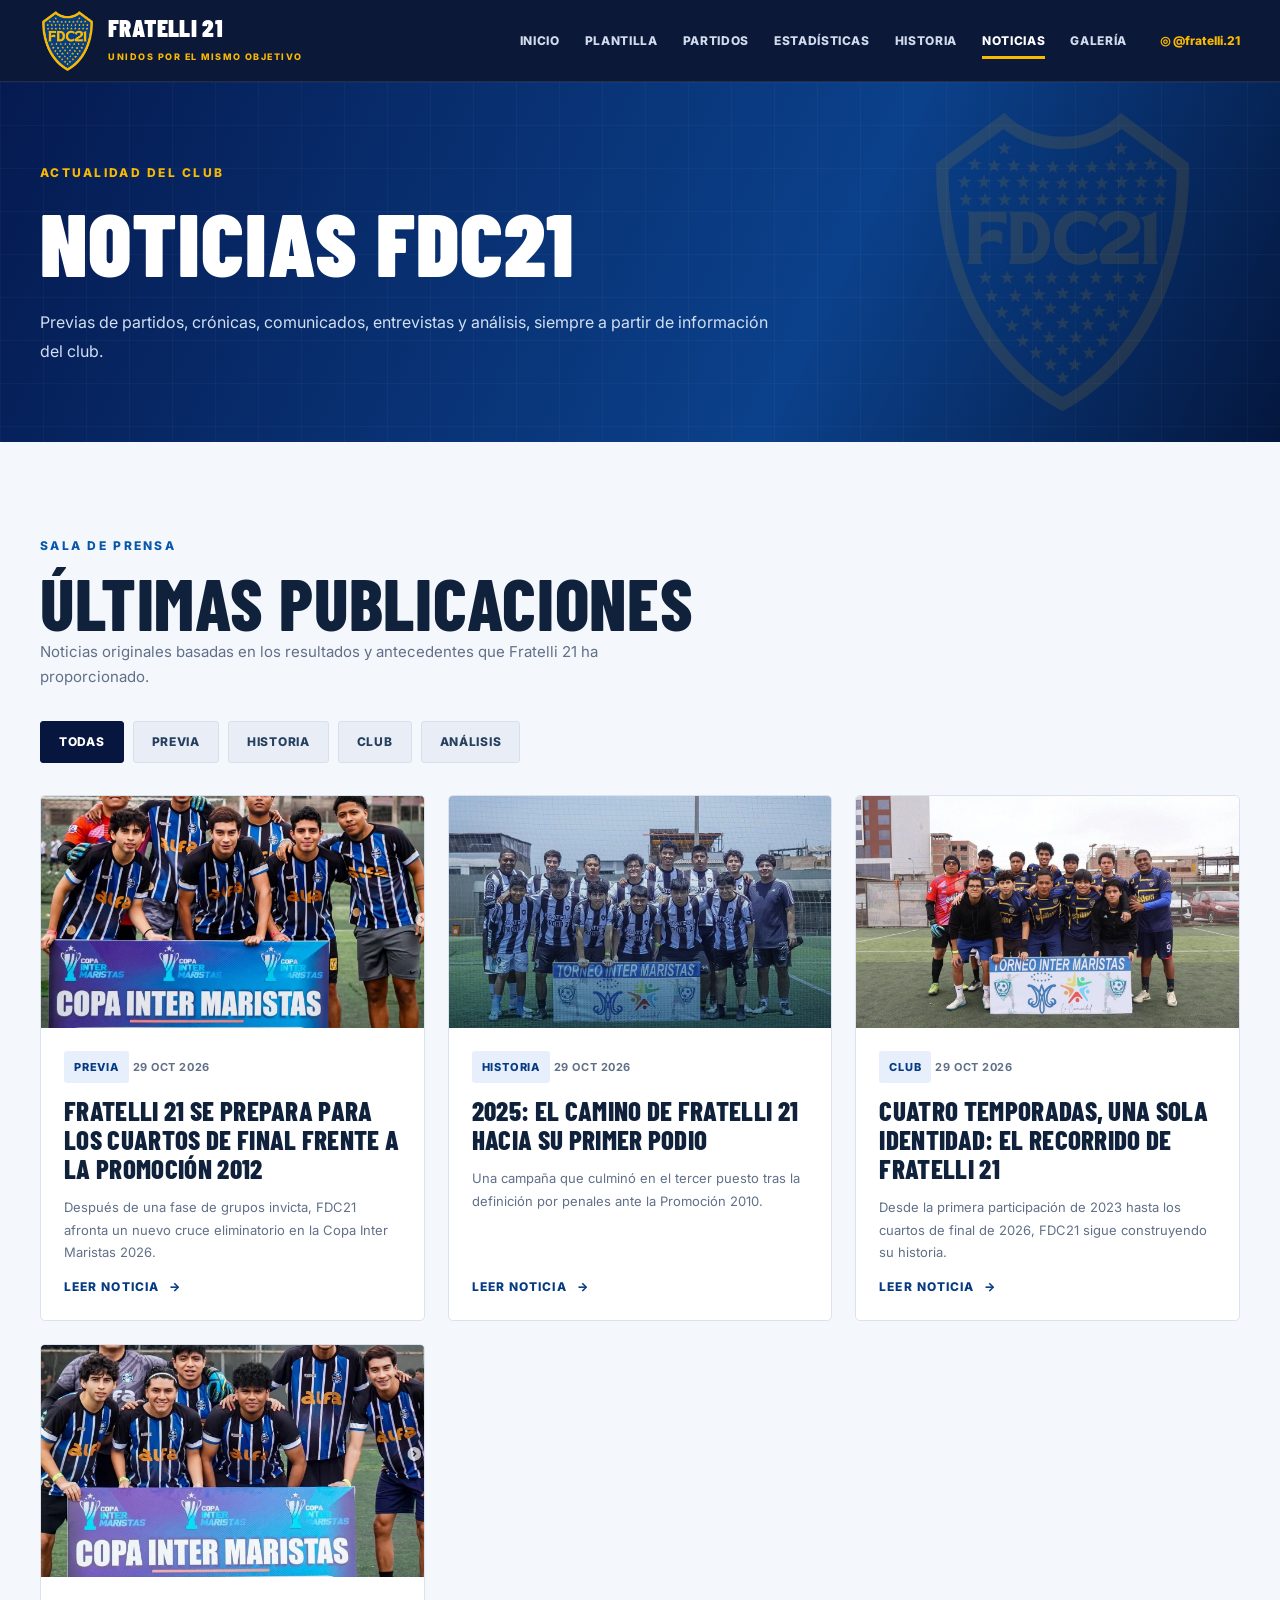
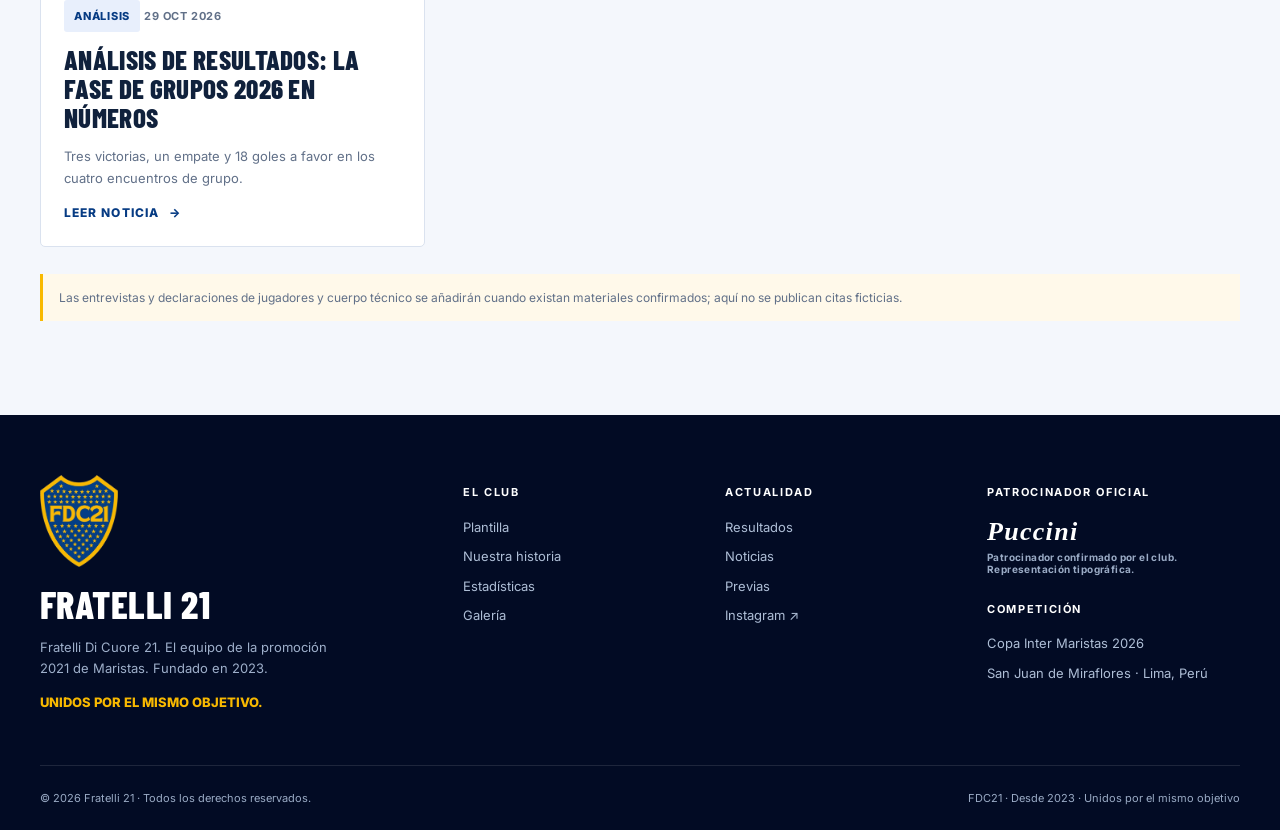
<file: noticias.html>
<!doctype html>
<html lang="es">
<head>
  <meta charset="utf-8">
  <meta name="viewport" content="width=device-width, initial-scale=1">
  <meta name="theme-color" content="#06163e">
  <meta name="description" content="Últimas noticias, previas, crónicas, comunicados y análisis de Fratelli 21 en la Copa Inter Maristas.">
  <meta property="og:type" content="website">
  <meta property="og:locale" content="es_PE">
  <meta property="og:site_name" content="Fratelli 21 · FDC21">
  <meta property="og:title" content="Noticias del club | Fratelli 21 (FDC21)">
  <meta property="og:description" content="Últimas noticias, previas, crónicas, comunicados y análisis de Fratelli 21 en la Copa Inter Maristas.">
  <!-- Para vistas previas absolutas en redes, actualiza esta ruta tras publicar. -->
  <meta property="og:image" content="assets/og-cover.jpg">
  <meta name="twitter:card" content="summary_large_image">
  <meta name="twitter:image" content="assets/og-cover.jpg">
  <link rel="icon" type="image/png" href="assets/escudo/favicon.png">
  <link rel="preconnect" href="https://fonts.googleapis.com">
  <link rel="preconnect" href="https://fonts.gstatic.com" crossorigin>
  <link rel="stylesheet" href="css/styles.css">
  <title>Noticias del club | Fratelli 21 (FDC21)</title>
  <script defer src="js/data/players.js"></script>
  <script defer src="js/data/matches.js"></script>
  <script defer src="js/data/statistics.js"></script>
  <script defer src="js/data/news.js"></script>
  <script defer src="js/main.js"></script>
</head>
<body data-page="noticias">
  <a class="skip" href="#app">Saltar al contenido</a>
  <header class="site-header">
    <div class="wrap header-inner">
      <a class="brand" href="index.html" aria-label="Fratelli 21, ir al inicio">
        <img src="assets/escudo/escudo-recortado.png" alt="Escudo original FDC21" width="55" height="60">
        <span><span class="brand-title">FRATELLI 21</span><span class="brand-sub">UNIDOS POR EL MISMO OBJETIVO</span></span>
      </a>
      <button type="button" class="menu-toggle" aria-expanded="false" aria-controls="primary-navigation" aria-label="Abrir menú">☰</button>
      <nav class="navigation" id="primary-navigation" aria-label="Navegación principal">
        <a href="index.html" >Inicio</a>
<a href="plantilla.html" >Plantilla</a>
<a href="partidos.html" >Partidos</a>
<a href="estadisticas.html" >Estadísticas</a>
<a href="historia.html" >Historia</a>
<a href="noticias.html" aria-current="page">Noticias</a>
<a href="galeria.html" >Galería</a>
      </nav>
      <a class="nav-instagram" href="https://www.instagram.com/fratelli.21/" target="_blank" rel="noopener noreferrer" aria-label="Instagram Fratelli 21 (abre en nueva pestaña)">◎ @fratelli.21</a>
    </div>
  </header>
  <main id="app"><section class="section"><div class="wrap"><h1>FRATELLI 21</h1><p>Cargando el sitio oficial del club…</p></div></section></main>
  <footer class="site-footer">
    <div class="wrap footer-grid">
      <div class="footer-brand"><img class="footer-crest" src="assets/escudo/escudo-recortado.png" alt="Escudo oficial de Fratelli 21" loading="lazy"><h3>FRATELLI 21</h3><p>Fratelli Di Cuore 21. El equipo de la promoción 2021 de Maristas. Fundado en 2023.</p><p style="color:#f8b900;font-weight:800">UNIDOS POR EL MISMO OBJETIVO.</p></div>
      <div class="footer-column"><h4>El club</h4><a href="plantilla.html">Plantilla</a><a href="historia.html">Nuestra historia</a><a href="estadisticas.html">Estadísticas</a><a href="galeria.html">Galería</a></div>
      <div class="footer-column"><h4>Actualidad</h4><a href="partidos.html">Resultados</a><a href="noticias.html">Noticias</a><a href="noticias.html">Previas</a><a href="https://www.instagram.com/fratelli.21/" target="_blank" rel="noopener noreferrer">Instagram ↗</a></div>
      <div class="footer-column"><h4>Patrocinador oficial</h4><div class="sponsor-word">Puccini<small>Patrocinador confirmado por el club. Representación tipográfica.</small></div><h4 style="margin-top:29px">Competición</h4><p>Copa Inter Maristas 2026</p><p>San Juan de Miraflores · Lima, Perú</p></div>
    </div>
    <div class="wrap footer-bottom"><span>© <span id="footer-year">2026</span> Fratelli 21 · Todos los derechos reservados.</span><span>FDC21 · Desde 2023 · Unidos por el mismo objetivo</span></div>
  </footer>
  <button class="float-top" type="button" aria-label="Volver arriba">↑</button>
</body>
</html>
</file>
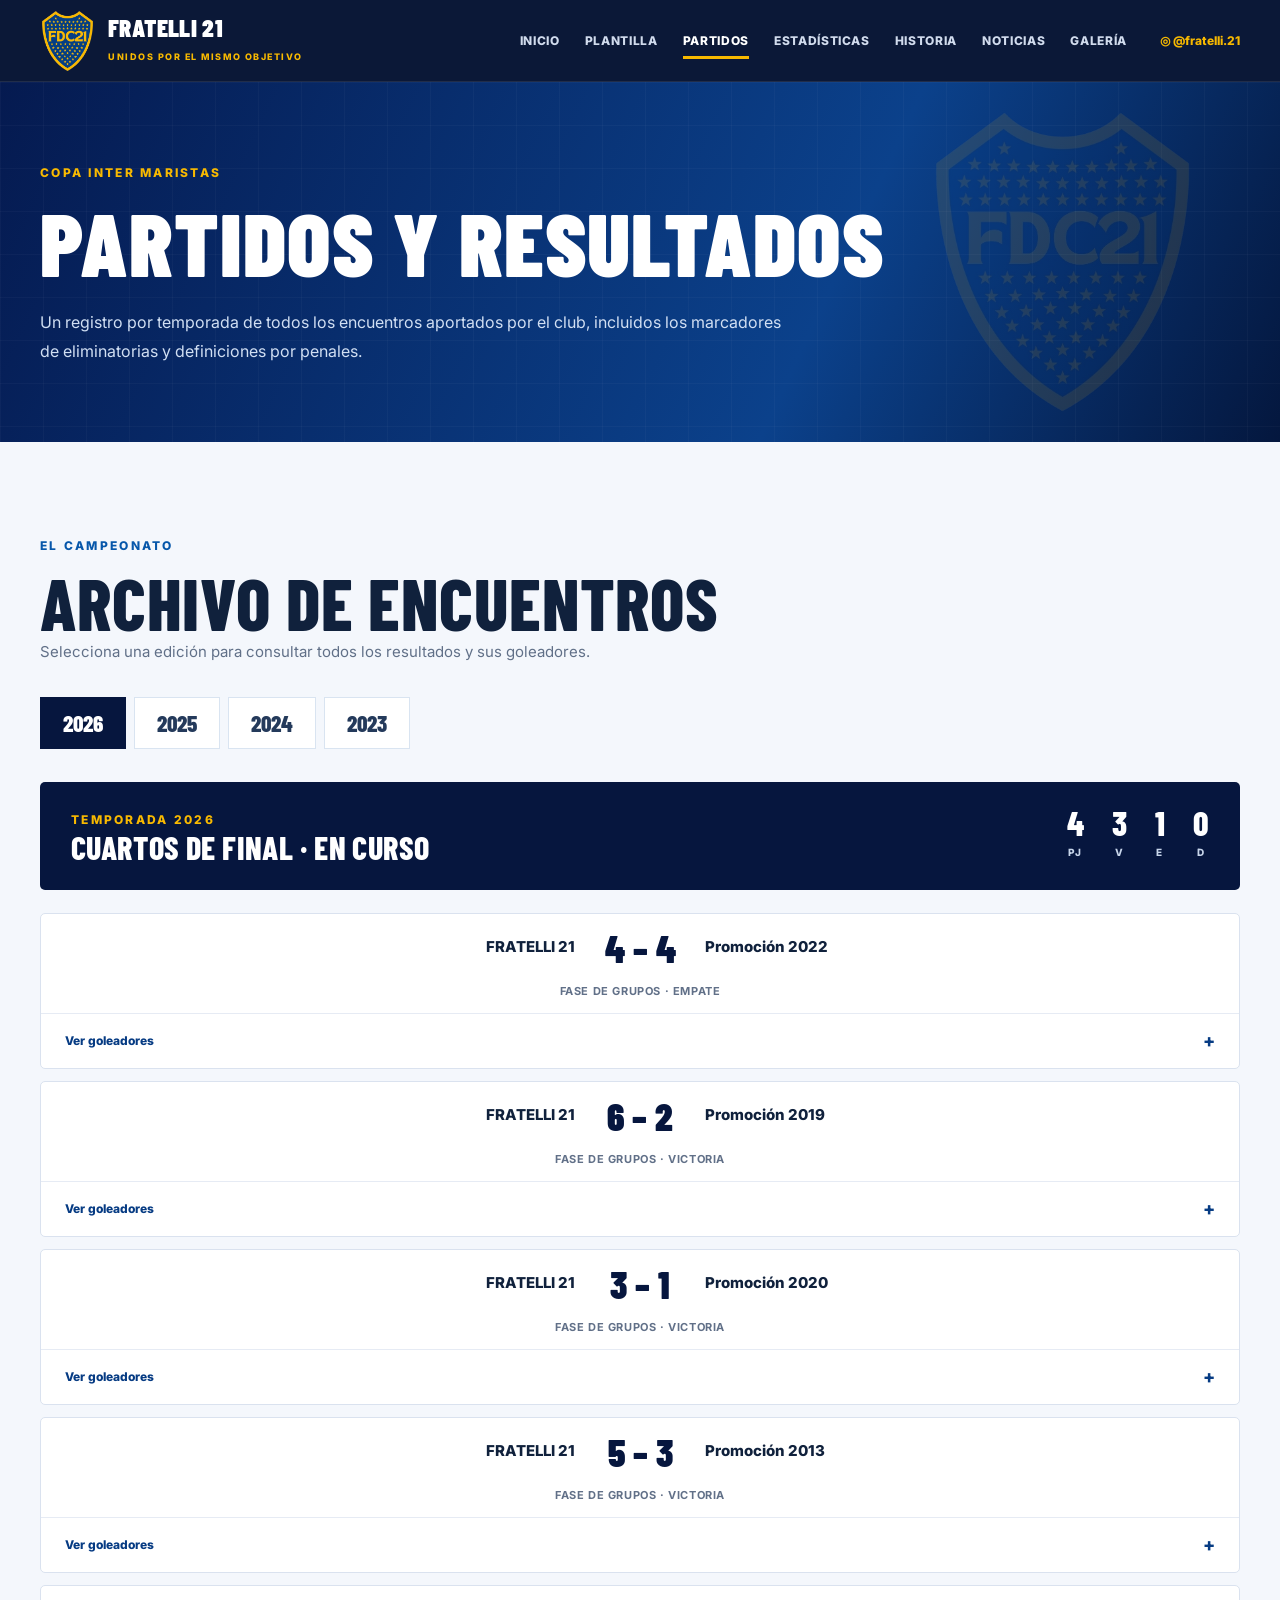
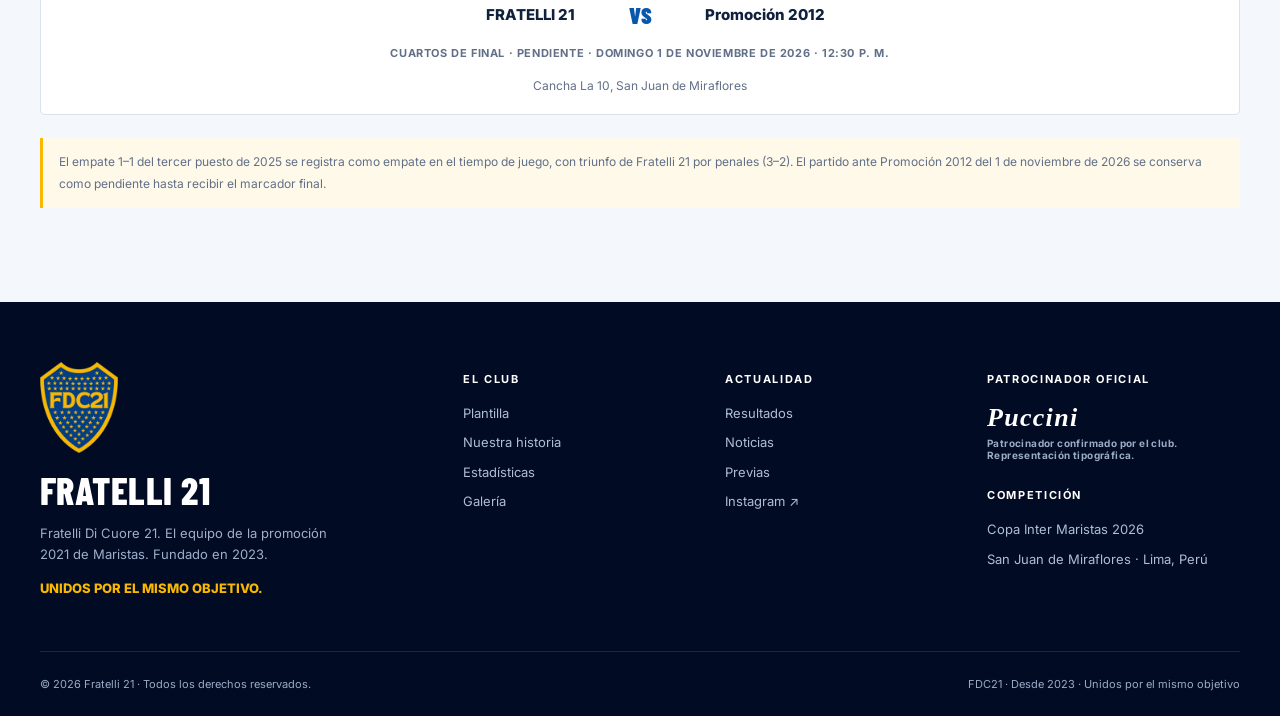
<file: partidos.html>
<!doctype html>
<html lang="es">
<head>
  <meta charset="utf-8">
  <meta name="viewport" content="width=device-width, initial-scale=1">
  <meta name="theme-color" content="#06163e">
  <meta name="description" content="Todos los resultados por temporada de Fratelli 21 en la Copa Inter Maristas 2023 a 2026, con goleadores y próximos encuentros.">
  <meta property="og:type" content="website">
  <meta property="og:locale" content="es_PE">
  <meta property="og:site_name" content="Fratelli 21 · FDC21">
  <meta property="og:title" content="Partidos y resultados | Fratelli 21 (FDC21)">
  <meta property="og:description" content="Todos los resultados por temporada de Fratelli 21 en la Copa Inter Maristas 2023 a 2026, con goleadores y próximos encuentros.">
  <!-- Para vistas previas absolutas en redes, actualiza esta ruta tras publicar. -->
  <meta property="og:image" content="assets/og-cover.jpg">
  <meta name="twitter:card" content="summary_large_image">
  <meta name="twitter:image" content="assets/og-cover.jpg">
  <link rel="icon" type="image/png" href="assets/escudo/favicon.png">
  <link rel="preconnect" href="https://fonts.googleapis.com">
  <link rel="preconnect" href="https://fonts.gstatic.com" crossorigin>
  <link rel="stylesheet" href="css/styles.css">
  <title>Partidos y resultados | Fratelli 21 (FDC21)</title>
  <script defer src="js/data/players.js"></script>
  <script defer src="js/data/matches.js"></script>
  <script defer src="js/data/statistics.js"></script>
  <script defer src="js/data/news.js"></script>
  <script defer src="js/main.js"></script>
</head>
<body data-page="partidos">
  <a class="skip" href="#app">Saltar al contenido</a>
  <header class="site-header">
    <div class="wrap header-inner">
      <a class="brand" href="index.html" aria-label="Fratelli 21, ir al inicio">
        <img src="assets/escudo/escudo-recortado.png" alt="Escudo original FDC21" width="55" height="60">
        <span><span class="brand-title">FRATELLI 21</span><span class="brand-sub">UNIDOS POR EL MISMO OBJETIVO</span></span>
      </a>
      <button type="button" class="menu-toggle" aria-expanded="false" aria-controls="primary-navigation" aria-label="Abrir menú">☰</button>
      <nav class="navigation" id="primary-navigation" aria-label="Navegación principal">
        <a href="index.html" >Inicio</a>
<a href="plantilla.html" >Plantilla</a>
<a href="partidos.html" aria-current="page">Partidos</a>
<a href="estadisticas.html" >Estadísticas</a>
<a href="historia.html" >Historia</a>
<a href="noticias.html" >Noticias</a>
<a href="galeria.html" >Galería</a>
      </nav>
      <a class="nav-instagram" href="https://www.instagram.com/fratelli.21/" target="_blank" rel="noopener noreferrer" aria-label="Instagram Fratelli 21 (abre en nueva pestaña)">◎ @fratelli.21</a>
    </div>
  </header>
  <main id="app"><section class="section"><div class="wrap"><h1>FRATELLI 21</h1><p>Cargando el sitio oficial del club…</p></div></section></main>
  <footer class="site-footer">
    <div class="wrap footer-grid">
      <div class="footer-brand"><img class="footer-crest" src="assets/escudo/escudo-recortado.png" alt="Escudo oficial de Fratelli 21" loading="lazy"><h3>FRATELLI 21</h3><p>Fratelli Di Cuore 21. El equipo de la promoción 2021 de Maristas. Fundado en 2023.</p><p style="color:#f8b900;font-weight:800">UNIDOS POR EL MISMO OBJETIVO.</p></div>
      <div class="footer-column"><h4>El club</h4><a href="plantilla.html">Plantilla</a><a href="historia.html">Nuestra historia</a><a href="estadisticas.html">Estadísticas</a><a href="galeria.html">Galería</a></div>
      <div class="footer-column"><h4>Actualidad</h4><a href="partidos.html">Resultados</a><a href="noticias.html">Noticias</a><a href="noticias.html">Previas</a><a href="https://www.instagram.com/fratelli.21/" target="_blank" rel="noopener noreferrer">Instagram ↗</a></div>
      <div class="footer-column"><h4>Patrocinador oficial</h4><div class="sponsor-word">Puccini<small>Patrocinador confirmado por el club. Representación tipográfica.</small></div><h4 style="margin-top:29px">Competición</h4><p>Copa Inter Maristas 2026</p><p>San Juan de Miraflores · Lima, Perú</p></div>
    </div>
    <div class="wrap footer-bottom"><span>© <span id="footer-year">2026</span> Fratelli 21 · Todos los derechos reservados.</span><span>FDC21 · Desde 2023 · Unidos por el mismo objetivo</span></div>
  </footer>
  <button class="float-top" type="button" aria-label="Volver arriba">↑</button>
</body>
</html>
</file>
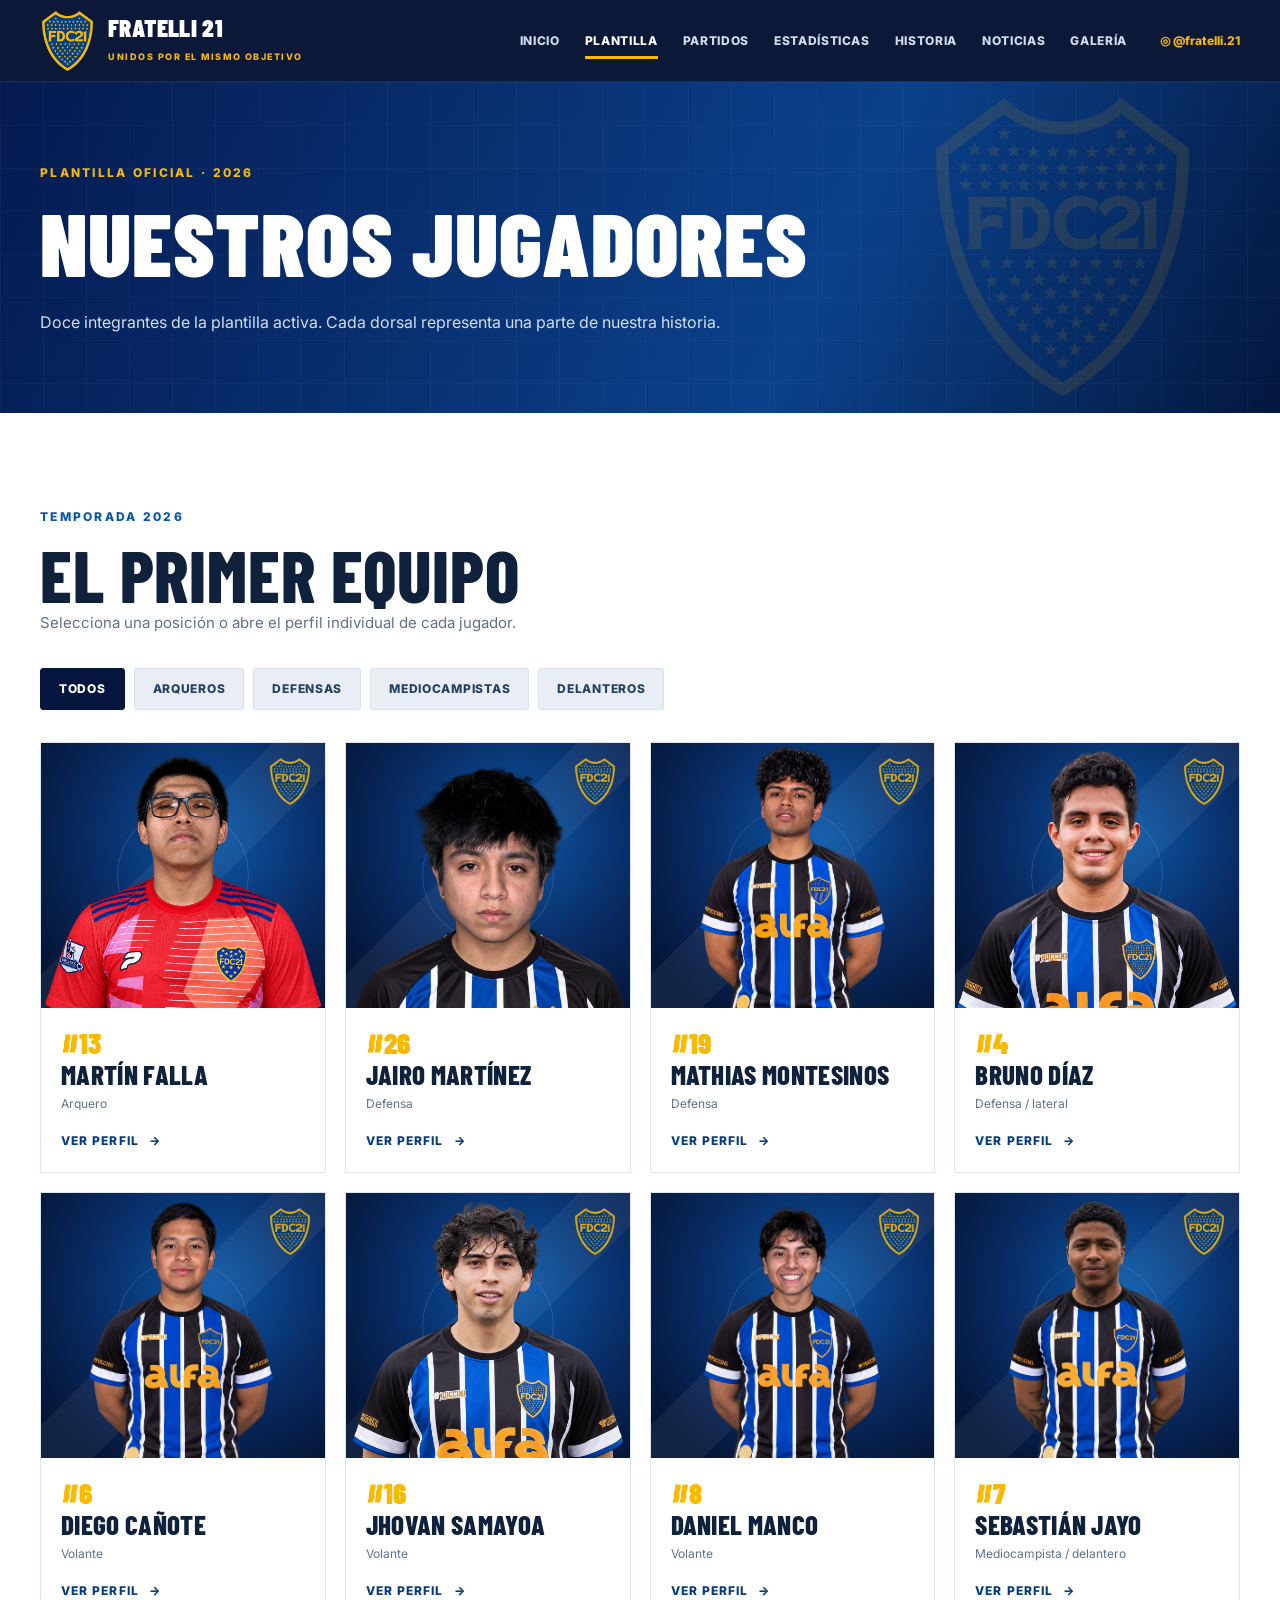
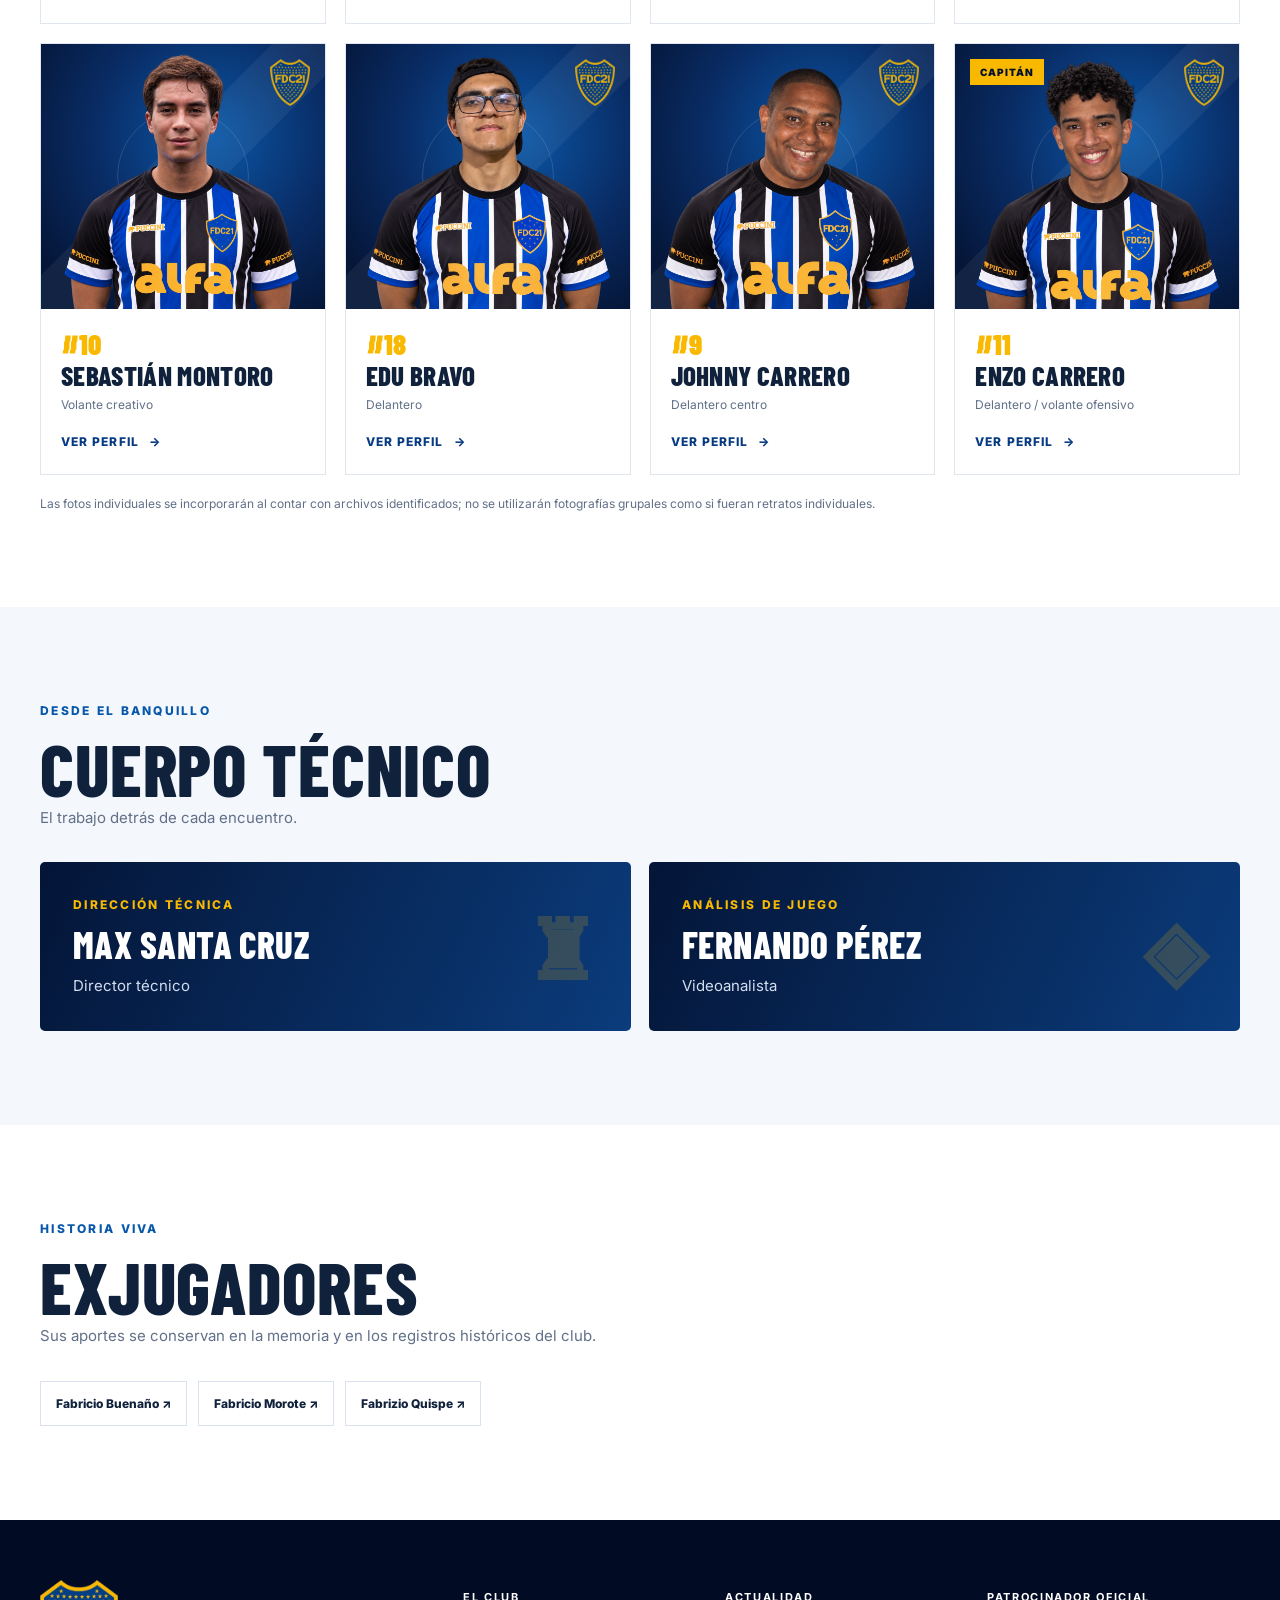
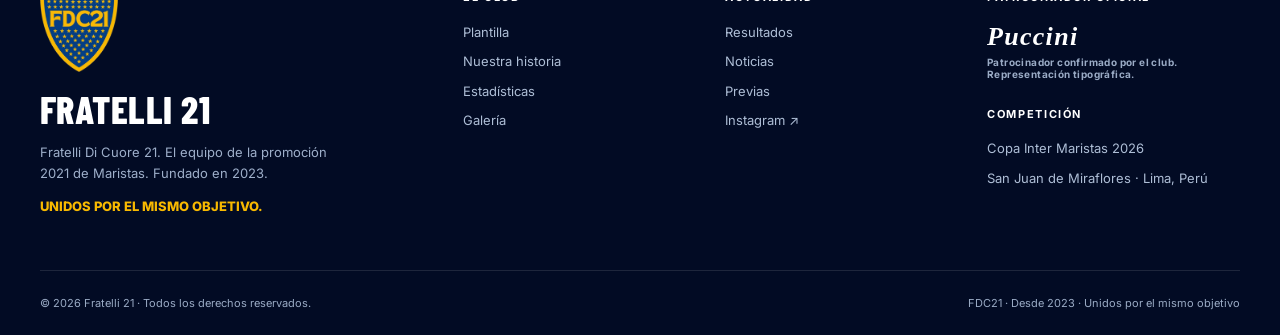
<file: plantilla.html>
<!doctype html>
<html lang="es">
<head>
  <meta charset="utf-8">
  <meta name="viewport" content="width=device-width, initial-scale=1">
  <meta name="theme-color" content="#06163e">
  <meta name="description" content="Jugadores oficiales de Fratelli 21 en 2026. Consulta los perfiles, dorsales, posiciones y cuerpo técnico de FDC21.">
  <meta property="og:type" content="website">
  <meta property="og:locale" content="es_PE">
  <meta property="og:site_name" content="Fratelli 21 · FDC21">
  <meta property="og:title" content="Plantilla 2026 | Fratelli 21 (FDC21)">
  <meta property="og:description" content="Jugadores oficiales de Fratelli 21 en 2026. Consulta los perfiles, dorsales, posiciones y cuerpo técnico de FDC21.">
  <!-- Para vistas previas absolutas en redes, actualiza esta ruta tras publicar. -->
  <meta property="og:image" content="assets/og-cover.jpg">
  <meta name="twitter:card" content="summary_large_image">
  <meta name="twitter:image" content="assets/og-cover.jpg">
  <link rel="icon" type="image/png" href="assets/escudo/favicon.png">
  <link rel="preconnect" href="https://fonts.googleapis.com">
  <link rel="preconnect" href="https://fonts.gstatic.com" crossorigin>
  <link rel="stylesheet" href="css/styles.css">
  <title>Plantilla 2026 | Fratelli 21 (FDC21)</title>
  <script defer src="js/data/players.js?v=2"></script>
  <script defer src="js/data/matches.js"></script>
  <script defer src="js/data/statistics.js"></script>
  <script defer src="js/data/news.js"></script>
  <script defer src="js/main.js"></script>
</head>
<body data-page="plantilla">
  <a class="skip" href="#app">Saltar al contenido</a>
  <header class="site-header">
    <div class="wrap header-inner">
      <a class="brand" href="index.html" aria-label="Fratelli 21, ir al inicio">
        <img src="assets/escudo/escudo-recortado.png" alt="Escudo original FDC21" width="55" height="60">
        <span><span class="brand-title">FRATELLI 21</span><span class="brand-sub">UNIDOS POR EL MISMO OBJETIVO</span></span>
      </a>
      <button type="button" class="menu-toggle" aria-expanded="false" aria-controls="primary-navigation" aria-label="Abrir menú">☰</button>
      <nav class="navigation" id="primary-navigation" aria-label="Navegación principal">
        <a href="index.html" >Inicio</a>
<a href="plantilla.html" aria-current="page">Plantilla</a>
<a href="partidos.html" >Partidos</a>
<a href="estadisticas.html" >Estadísticas</a>
<a href="historia.html" >Historia</a>
<a href="noticias.html" >Noticias</a>
<a href="galeria.html" >Galería</a>
      </nav>
      <a class="nav-instagram" href="https://www.instagram.com/fratelli.21/" target="_blank" rel="noopener noreferrer" aria-label="Instagram Fratelli 21 (abre en nueva pestaña)">◎ @fratelli.21</a>
    </div>
  </header>
  <main id="app"><section class="section"><div class="wrap"><h1>FRATELLI 21</h1><p>Cargando el sitio oficial del club…</p></div></section></main>
  <footer class="site-footer">
    <div class="wrap footer-grid">
      <div class="footer-brand"><img class="footer-crest" src="assets/escudo/escudo-recortado.png" alt="Escudo oficial de Fratelli 21" loading="lazy"><h3>FRATELLI 21</h3><p>Fratelli Di Cuore 21. El equipo de la promoción 2021 de Maristas. Fundado en 2023.</p><p style="color:#f8b900;font-weight:800">UNIDOS POR EL MISMO OBJETIVO.</p></div>
      <div class="footer-column"><h4>El club</h4><a href="plantilla.html">Plantilla</a><a href="historia.html">Nuestra historia</a><a href="estadisticas.html">Estadísticas</a><a href="galeria.html">Galería</a></div>
      <div class="footer-column"><h4>Actualidad</h4><a href="partidos.html">Resultados</a><a href="noticias.html">Noticias</a><a href="noticias.html">Previas</a><a href="https://www.instagram.com/fratelli.21/" target="_blank" rel="noopener noreferrer">Instagram ↗</a></div>
      <div class="footer-column"><h4>Patrocinador oficial</h4><div class="sponsor-word">Puccini<small>Patrocinador confirmado por el club. Representación tipográfica.</small></div><h4 style="margin-top:29px">Competición</h4><p>Copa Inter Maristas 2026</p><p>San Juan de Miraflores · Lima, Perú</p></div>
    </div>
    <div class="wrap footer-bottom"><span>© <span id="footer-year">2026</span> Fratelli 21 · Todos los derechos reservados.</span><span>FDC21 · Desde 2023 · Unidos por el mismo objetivo</span></div>
  </footer>
  <button class="float-top" type="button" aria-label="Volver arriba">↑</button>
</body>
</html>
</file>
<file: css/styles.css>
@import url('https://fonts.googleapis.com/css2?family=Barlow+Condensed:wght@500;600;700;800;900&family=Inter:wght@400;500;600;700;800&display=swap');
:root{--navy:#06163e;--deep:#030d26;--blue:#063b83;--blue2:#0757aa;--gold:#f8b900;--gold-bright:#ffd44d;--ink:#10213c;--muted:#617088;--white:#fff;--off:#f4f7fc;--line:#dae2ef;--shadow:0 24px 70px rgba(4,19,57,.13);--body:'Inter',-apple-system,BlinkMacSystemFont,'Segoe UI',sans-serif;--display:'Barlow Condensed','Arial Narrow',Impact,sans-serif;--max:1200px}
*{box-sizing:border-box}html{scroll-behavior:smooth;scroll-padding-top:96px}body{margin:0;color:var(--ink);background:#fff;font:400 15px/1.65 var(--body);-webkit-font-smoothing:antialiased}body.lock{overflow:hidden}img{max-width:100%;display:block}a{color:inherit;text-decoration:none}button,input,select{font:inherit}button{cursor:pointer}a:focus-visible,button:focus-visible,input:focus-visible,select:focus-visible{outline:3px solid #fbbf24;outline-offset:3px}h1,h2,h3,h4,p{margin:0}h1,h2,h3,h4{line-height:1.04}h1,h2,h3{font-family:var(--display);text-transform:uppercase;letter-spacing:.012em}h1{font-size:clamp(62px,7vw,106px);font-weight:900}h2{font-size:clamp(40px,5.6vw,75px);font-weight:800}h3{font-size:clamp(24px,2.8vw,36px);font-weight:750}small{font-size:12px}.wrap{width:min(var(--max),calc(100% - 64px));margin-inline:auto}.sr-only{position:absolute!important;width:1px;height:1px;padding:0;margin:-1px;overflow:hidden;clip:rect(0,0,0,0);white-space:nowrap;border:0}.skip{position:absolute;top:-60px;left:12px;background:var(--gold);z-index:1100;color:#06163e;padding:12px 20px}.skip:focus{top:10px}.eyebrow{font-size:12px;letter-spacing:.19em;font-weight:800;text-transform:uppercase;color:var(--blue2)}.eyebrow.gold{color:var(--gold)}.eyebrow.muted{color:#94a9c6}.title-line{height:4px;width:61px;background:var(--gold);margin:20px 0}.section{padding:94px 0}.section.light{background:var(--off)}.section.dark{background:var(--navy);color:#fff}.section-heading{display:flex;align-items:flex-end;justify-content:space-between;gap:24px;margin-bottom:32px}.section-heading p{color:var(--muted);max-width:570px}.section-heading .eyebrow{margin-bottom:10px}.section-heading .button{flex-shrink:0}.lede{font-size:17px;color:var(--muted);line-height:1.85;max-width:680px}.on-dark{color:#d7e2f4}.highlight{color:var(--gold)}.button{appearance:none;border:0;border-radius:4px;display:inline-flex;justify-content:center;align-items:center;gap:12px;font-size:12px;font-weight:800;letter-spacing:.075em;text-transform:uppercase;min-height:47px;padding:13px 22px;transition:.22s transform,.22s background,.22s box-shadow;line-height:1.2}.button:hover{transform:translateY(-2px)}.button.gold{background:var(--gold);color:#06163e;box-shadow:0 7px 24px rgba(248,185,0,.13)}.button.gold:hover{background:#ffcc3c;box-shadow:0 10px 29px rgba(248,185,0,.23)}.button.outline{border:1px solid rgba(255,255,255,.45);color:#fff;background:transparent}.button.outline:hover{background:rgba(255,255,255,.12)}.button.dark{background:var(--navy);color:#fff}.button.ghost{background:#e9eef7;color:var(--navy)}.arrow{font-size:17px;line-height:1}.pill{font-size:11px;letter-spacing:.07em;text-transform:uppercase;font-weight:800;background:#e8effc;color:var(--blue);padding:7px 10px;border-radius:3px;display:inline-block}.pill.dark-pill{color:#ffc928;background:rgba(248,185,0,.12)}.pill.outlined{background:transparent;border:1px solid #a3b7d4}
/* Global header */
.site-header{position:sticky;top:0;z-index:80;background:rgba(4,17,49,.97);border-bottom:1px solid rgba(255,255,255,.09);backdrop-filter:blur(18px);color:#fff}.header-inner{height:81px;display:flex;align-items:center;gap:25px}.brand{display:flex;align-items:center;gap:13px;min-width:max-content}.brand img{height:60px;width:55px;object-fit:contain}.brand-title{font:900 25px/.9 var(--display);letter-spacing:.015em}.brand-sub{display:block;font-size:9px;font-weight:800;letter-spacing:.17em;color:var(--gold);margin-top:6px}.navigation{display:flex;align-items:center;gap:25px;margin-left:auto}.navigation a{position:relative;color:#d1dbed;font-size:12px;font-weight:800;text-transform:uppercase;letter-spacing:.055em;padding:29px 0;transition:color .2s}.navigation a:hover,.navigation a[aria-current=page]{color:#fff}.navigation a[aria-current=page]::after{position:absolute;content:'';height:3px;background:var(--gold);left:0;right:0;bottom:20px}.nav-instagram{margin-left:8px;display:flex;align-items:center;font-size:12px;font-weight:800;color:var(--gold);white-space:nowrap}.menu-toggle{display:none;margin-left:auto;border:1px solid rgba(255,255,255,.23);background:transparent;color:#fff;border-radius:4px;padding:8px 12px;font-size:24px;line-height:1}
/* Hero */
.hero{background:radial-gradient(circle at 72% 50%,#123b78 0,#061a48 40%,#030d2b 83%);color:#fff;position:relative;isolation:isolate;overflow:hidden}.hero:before,.page-banner:before{position:absolute;inset:0;content:'';background-image:linear-gradient(rgba(255,255,255,.028) 1px,transparent 1px),linear-gradient(90deg,rgba(255,255,255,.028) 1px,transparent 1px);background-size:43px 43px;pointer-events:none}.hero:after{position:absolute;content:'21';font:900 480px/1 var(--display);color:rgba(255,255,255,.018);right:-80px;bottom:-180px;z-index:-1}.hero-grid{display:grid;grid-template-columns:minmax(0,.95fr) minmax(0,1.05fr);min-height:675px;align-items:center;gap:25px;padding-block:62px 85px}.hero-content{position:relative;z-index:3}.hero h1{line-height:.82;margin:22px 0 24px}.hero h1 span{display:block;color:var(--gold)}.hero-summary{color:#d0def1;font-size:16px;max-width:465px;line-height:1.85}.hero-actions{display:flex;gap:12px;flex-wrap:wrap;margin-top:30px}.hero-photo-wrap{position:relative;height:520px;display:flex;align-items:center;justify-content:center}.hero-photo-wrap:before{content:'';position:absolute;inset:28px 8px 0 50px;border:2px solid rgba(248,185,0,.42);transform:translate(18px,-20px);z-index:0}.hero-photo{position:relative;width:100%;height:490px;object-fit:cover;object-position:center 43%;box-shadow:0 35px 90px rgba(0,0,0,.3);filter:saturate(1.07)}.photo-bottom{position:absolute;bottom:17px;left:-18px;background:#f8b900;color:#06163e;padding:15px 25px;font:800 18px/1 var(--display);text-transform:uppercase;letter-spacing:.06em;box-shadow:0 10px 25px #030d26aa}.hero-watermark{position:absolute;z-index:2;width:120px;top:-26px;right:-20px;filter:drop-shadow(0 10px 15px #05122b77)}.hero-ribbon{position:absolute;bottom:0;left:0;right:0;background:var(--gold);color:#06224d;font-size:11px;letter-spacing:.15em;font-weight:900;text-align:center;text-transform:uppercase;padding:13px}
/* Page banners */
.page-banner{position:relative;isolation:isolate;background:linear-gradient(115deg,#051a50,#0b418b 64%,#04173e);overflow:hidden;color:#fff;padding:81px 0 76px}.page-banner .wrap{position:relative;z-index:1}.page-banner h1{font-size:clamp(52px,7vw,96px);margin:12px 0 20px}.page-banner p{color:#d1dff3;max-width:750px;font-size:16px;line-height:1.8}.page-banner .mini-crest{position:absolute;opacity:.11;height:300px;right:7%;top:50%;transform:translateY(-50%)}
/* Home match */
.stats-ribbon{background:#fff;border-bottom:1px solid var(--line)}.stats-row{display:grid;grid-template-columns:repeat(4,1fr);gap:0}.stat-item{padding:30px 16px;display:flex;align-items:center;gap:16px;border-right:1px solid var(--line)}.stat-item:first-child{padding-left:0}.stat-item:last-child{border-right:0}.stat-value{font:900 57px/.85 var(--display);color:var(--blue)}.stat-label{font-weight:800;font-size:12px;line-height:1.45;letter-spacing:.065em;text-transform:uppercase;color:var(--muted)}.feature-match{border-radius:9px;overflow:hidden;box-shadow:var(--shadow);background:#fff;display:grid;grid-template-columns:1.17fr .83fr}.match-left{background:linear-gradient(135deg,#061b52,#083d83);color:#fff;padding:37px 42px;position:relative}.match-left:after{content:'VS';position:absolute;bottom:0;right:22px;font:900 200px/1 var(--display);color:rgba(255,255,255,.035)}.feature-match-teams{display:grid;grid-template-columns:1fr auto 1fr;gap:16px;align-items:center;margin:35px 0}.team-side{text-align:center}.team-side img{height:98px;width:98px;object-fit:contain;margin:auto auto 12px}.team-side h3{font-size:29px;white-space:nowrap}.opponent-emblem{height:98px;width:98px;border:2px solid rgba(255,255,255,.5);border-radius:50%;display:flex;align-items:center;justify-content:center;margin:0 auto 12px;font:800 26px var(--display);color:var(--gold)}.versus{font:900 49px var(--display);color:var(--gold)}.match-side{padding:44px 40px;display:flex;flex-direction:column;align-items:flex-start;justify-content:center;gap:18px}.info-line{display:flex;align-items:flex-start;gap:13px;color:var(--ink);font-size:14px}.info-icon{width:27px;height:27px;display:grid;place-items:center;flex:none;color:var(--blue);font-size:18px;background:#edf2fa;border-radius:4px}.match-time{font:800 36px/.95 var(--display)}.match-detail{color:var(--muted)}.result-inline{display:flex;align-items:center;justify-content:space-between;padding:24px 28px;background:var(--off);border:1px solid var(--line);border-radius:5px;gap:10px}.result-inline strong{font:800 37px var(--display);color:var(--blue)}.result-inline .r-score{font:900 43px var(--display);white-space:nowrap}.result-inline span{color:var(--muted);font-size:12px}
/* Cards */
.card-grid{display:grid;grid-template-columns:repeat(3,minmax(0,1fr));gap:23px}.news-card{background:#fff;border-radius:5px;overflow:hidden;border:1px solid var(--line);display:flex;flex-direction:column;transition:transform .2s,box-shadow .2s}.news-card:hover{transform:translateY(-5px);box-shadow:var(--shadow)}.news-card-media{overflow:hidden;aspect-ratio:1.65}.news-card-media img{width:100%;height:100%;object-fit:cover;transition:transform .4s}.news-card:hover img{transform:scale(1.05)}.news-card-content{padding:23px;flex:1;display:flex;flex-direction:column;gap:13px}.news-card h3{font-size:27px;line-height:1.07}.news-card p{color:var(--muted);font-size:13px;line-height:1.75}.text-link{font-size:12px;font-weight:800;text-transform:uppercase;letter-spacing:.09em;color:var(--blue);display:inline-flex;align-items:center;gap:10px;margin-top:auto}.text-link:hover{text-decoration:underline}.inline-date{font-size:11px;letter-spacing:.05em;color:var(--muted);font-weight:700}.story-panel{display:grid;grid-template-columns:.95fr 1.05fr;align-items:stretch;min-height:420px;border-radius:7px;overflow:hidden;background:var(--navy);color:#fff}.story-panel-image{width:100%;height:100%;object-fit:cover;min-height:390px}.story-panel-copy{padding:55px 50px;display:flex;flex-direction:column;justify-content:center;align-items:flex-start}.story-panel-copy p{color:#d0dbea;margin:24px 0 28px;line-height:1.85}.quote{font:800 clamp(29px,3.9vw,52px)/1.04 var(--display);text-transform:uppercase}
/* Players */
.filters{display:flex;gap:9px;flex-wrap:wrap;margin:25px 0 32px}.filter-button{background:#e9eef6;color:#274060;border:1px solid #d7e0ed;padding:10px 18px;border-radius:3px;font-size:12px;letter-spacing:.06em;text-transform:uppercase;font-weight:800;transition:all .18s}.filter-button:hover,.filter-button.active{background:var(--navy);border-color:var(--navy);color:#fff}.player-grid{display:grid;grid-template-columns:repeat(4,minmax(0,1fr));gap:19px}.player-card{display:block;background:#fff;overflow:hidden;border:1px solid #dfe6f0;transition:transform .2s,box-shadow .2s}.player-card:hover{transform:translateY(-5px);box-shadow:var(--shadow)}.player-visual{height:265px;position:relative;background:radial-gradient(circle at 60% 35%,#0b58a8,#092c65 48%,#051638 85%);display:flex;align-items:center;justify-content:center;overflow:hidden}.player-visual:before{content:'';position:absolute;width:140%;height:60px;background:rgba(255,255,255,.055);transform:rotate(-45deg)}.player-visual:after{content:'';position:absolute;width:130px;height:130px;border:1px solid rgba(255,255,255,.13);border-radius:50%}.player-visual .giant-number{font:900 172px/.8 var(--display);color:rgba(255,255,255,.19);position:relative;z-index:1}.player-card .watermark{position:absolute;top:15px;right:15px;width:40px;opacity:.9}.captain-tag{position:absolute;left:15px;top:15px;background:var(--gold);color:#03102b;padding:5px 10px;font-size:10px;font-weight:900;text-transform:uppercase;letter-spacing:.09em;z-index:2}.missing-photo{position:absolute;bottom:12px;left:14px;color:#abc5e6;font-size:10px;letter-spacing:.04em}.player-info{padding:20px}.player-info .small-num{font:900 29px var(--display);color:var(--gold);line-height:1}.player-info h3{font-size:27px;margin-top:3px}.player-info p{font-size:12px;color:var(--muted);margin:6px 0 14px}.staff-grid{display:grid;grid-template-columns:repeat(2,1fr);gap:18px}.staff-card{background:linear-gradient(115deg,#041537,#0b3c7c);padding:33px;color:#fff;display:flex;align-items:center;justify-content:space-between;gap:15px;border-radius:5px}.staff-symbol{font:900 83px/.8 var(--display);color:rgba(248,185,0,.18)}.profile-layout{display:grid;grid-template-columns:.9fr 1.1fr;gap:50px;align-items:center}.profile-visual{height:550px;background:radial-gradient(circle at 65% 30%,#0d58a2,#081c4d 70%);display:grid;place-items:center;position:relative;overflow:hidden;border-radius:6px}.profile-visual:before{content:'FDC21';position:absolute;font:900 160px var(--display);color:rgba(255,255,255,.05);transform:rotate(-60deg)}.profile-number{font:900 310px/.7 var(--display);color:rgba(255,255,255,.17);z-index:1}.profile-crest{position:absolute;right:28px;top:28px;height:90px;z-index:2}.profile-visual .missing-photo{bottom:22px;left:26px}.profile-meta{display:grid;grid-template-columns:repeat(2,1fr);gap:15px;margin:32px 0}.profile-data{background:var(--off);border:1px solid var(--line);padding:20px}.profile-data strong{font:800 32px var(--display);display:block}.profile-data span{font-size:12px;color:var(--muted);font-weight:700;text-transform:uppercase}.back-link{font-weight:800;font-size:12px;text-transform:uppercase;color:var(--blue);letter-spacing:.08em}
/* Match listings */
.season-tabs{display:flex;gap:8px;flex-wrap:wrap;margin-bottom:33px}.season-tabs button{font:800 23px var(--display);border:1px solid #d9e4f1;padding:11px 22px;background:#fff;color:#243a5b}.season-tabs button.active{background:var(--navy);color:#fff;border-color:var(--navy)}.season-summary{display:grid;grid-template-columns:1fr repeat(4,auto);align-items:center;gap:28px;background:var(--navy);color:#fff;padding:25px 31px;border-radius:5px;margin-bottom:23px}.season-summary h3{font-size:32px}.season-summary .micro{text-align:center}.season-summary .micro strong{font:800 34px/.9 var(--display);display:block}.season-summary .micro span{font-size:10px;color:#c7d5ea;letter-spacing:.12em;font-weight:800;text-transform:uppercase}.match-list{display:grid;gap:12px}.match-row{border:1px solid var(--line);background:#fff;border-radius:5px;overflow:hidden}.match-row-main{display:grid;grid-template-columns:1fr 100px 1fr;align-items:center;gap:15px;padding:17px 25px}.match-team{text-align:right;font-weight:800}.match-team.rival{text-align:left}.match-score{font:900 38px/.9 var(--display);text-align:center;color:var(--navy);white-space:nowrap}.match-score.pending{font-size:23px;color:var(--blue2)}.match-metadata{font-size:11px;color:var(--muted);font-weight:700;letter-spacing:.055em;text-align:center;text-transform:uppercase;padding:0 20px 13px}.match-row details{border-top:1px solid #e6ebf4;padding:0 24px}.match-row summary{cursor:pointer;color:var(--blue);font-weight:800;font-size:12px;padding:12px 0;list-style:none;display:flex;align-items:center;justify-content:space-between}.match-row summary::-webkit-details-marker{display:none}.match-row summary:after{content:'+';font-size:18px}.match-row details[open] summary:after{content:'−'}.goals-list{display:flex;flex-wrap:wrap;gap:9px;padding:0 0 18px}.goal-item{display:inline-flex;align-items:center;gap:7px;border-radius:3px;background:#eef3fa;padding:7px 11px;font-size:12px}.goal-item b{color:var(--blue)}
/* Stats */
.metric-grid{display:grid;grid-template-columns:repeat(4,1fr);gap:17px}.metric{padding:25px;background:#fff;border:1px solid var(--line);border-top:4px solid var(--gold)}.metric strong{display:block;font:900 53px/.95 var(--display);color:var(--navy)}.metric span{display:block;font-size:11px;font-weight:800;letter-spacing:.09em;color:var(--muted);text-transform:uppercase;margin-top:10px}.stats-layout{display:grid;grid-template-columns:1.05fr .95fr;gap:28px}.rank-board{background:#fff;border:1px solid var(--line);padding:25px;border-radius:5px}.rank-row{display:grid;grid-template-columns:32px 1fr 50px;gap:13px;align-items:center;padding:12px 0;border-bottom:1px solid #edf0f6}.rank-row:last-child{border-bottom:none}.rank-order{font:800 24px var(--display);color:#8292aa}.rank-row:first-child .rank-order{color:var(--gold)}.rank-row a{font-size:13px;font-weight:700}.rank-row a:hover{color:var(--blue2)}.rank-row strong{font:900 29px var(--display);color:var(--blue);text-align:right}.chart-box{background:#fff;border:1px solid var(--line);padding:28px;border-radius:5px}.season-bar{margin:0 0 22px}.season-bar-top{display:flex;align-items:center;justify-content:space-between;gap:6px;font-size:12px;font-weight:800;margin-bottom:9px}.bar-track{width:100%;height:12px;background:#e5ebf4;border-radius:8px;overflow:hidden}.bar-fill{height:100%;background:linear-gradient(90deg,var(--blue),#2a8cdd);border-radius:8px}.fine-print{font-size:12px;color:var(--muted);line-height:1.8;background:#fff9ea;border-left:3px solid var(--gold);padding:13px 16px}
/* History */
.history-intro{display:grid;grid-template-columns:1fr .95fr;gap:45px;align-items:center}.history-statement{font:800 clamp(45px,6vw,77px)/.96 var(--display);text-transform:uppercase}.year-card{display:grid;grid-template-columns:120px 1fr 210px;gap:28px;align-items:center;padding:35px;border:1px solid var(--line);background:#fff;margin-bottom:18px}.year-number{font:900 67px var(--display);color:var(--blue)}.year-copy h3{font-size:32px;margin:0 0 12px}.year-copy p{color:var(--muted);font-size:13px;line-height:1.8}.kit-thumb{width:100%;height:155px;object-fit:contain;background:#e9eef7;padding:10px;border-radius:5px}.ex-row{display:flex;flex-wrap:wrap;gap:11px;margin-top:22px}.ex-chip{padding:12px 15px;background:#fff;border:1px solid var(--line);font-size:12px;font-weight:800}.ex-chip:hover{border-color:var(--gold)}
/* Gallery */
.gallery-grid{display:grid;grid-template-columns:repeat(3,minmax(0,1fr));gap:16px}.gallery-tile{display:block;border:0;padding:0;background:#091e48;color:#fff;cursor:pointer;position:relative;overflow:hidden;aspect-ratio:1.24;text-align:left}.gallery-tile img{width:100%;height:100%;object-fit:cover;transition:transform .35s,opacity .2s}.gallery-tile:hover img{transform:scale(1.05);opacity:.77}.gallery-tile:after{content:'';position:absolute;inset:35% 0 0;background:linear-gradient(transparent,rgba(1,8,24,.9));pointer-events:none}.gallery-caption{position:absolute;left:19px;bottom:17px;z-index:1;font-size:13px;font-weight:800;line-height:1.35}.gallery-caption small{display:block;color:var(--gold);margin-bottom:3px;letter-spacing:.07em;text-transform:uppercase}.lightbox{position:fixed;inset:0;z-index:200;display:none;align-items:center;justify-content:center;background:rgba(1,7,23,.96);padding:50px 75px;color:#fff}.lightbox.open{display:flex}.lightbox-inner{max-height:100%;max-width:1050px;text-align:center;display:flex;align-items:center;flex-direction:column}.lightbox-inner img{max-height:calc(100vh - 145px);max-width:100%;object-fit:contain}.lightbox-inner figcaption{padding:15px;color:#dee7f7;font-size:13px}.lightbox-close,.lightbox-prev,.lightbox-next{position:absolute;background:rgba(255,255,255,.09);border:1px solid rgba(255,255,255,.2);color:#fff;font-size:29px;border-radius:3px;min-width:44px;height:44px;line-height:1;display:grid;place-items:center}.lightbox-close{top:22px;right:25px}.lightbox-prev{left:20px}.lightbox-next{right:20px}
/* Article */
.article-head{max-width:870px}.article-head h1{font-size:clamp(48px,6.5vw,82px);margin:20px 0}.article-body{max-width:860px;margin:0 auto}.article-image{width:100%;height:auto;max-height:530px;object-fit:cover;margin:32px 0}.article-body p{font-size:16px;line-height:2;color:#35455e;margin-bottom:21px}.article-body .back-link{display:inline-block;margin-top:20px}.empty-state{padding:35px;background:var(--off);border:1px dashed #bdcadd;color:var(--muted);text-align:center}
/* CTA & footer */
.cta-band{background:var(--gold);padding:33px 0;color:#0a244a}.cta-inner{display:flex;align-items:center;justify-content:space-between;gap:20px}.cta-inner h2{font-size:clamp(27px,3.4vw,43px)}.site-footer{background:#020b24;color:#d0dbed;padding:60px 0 0}.footer-grid{display:grid;grid-template-columns:1.7fr 1fr 1fr 1.1fr;gap:32px;padding-bottom:52px}.footer-crest{width:78px;margin-bottom:18px}.footer-brand h3{font-size:38px;color:#fff}.footer-brand p{max-width:300px;color:#9eafca;font-size:13px;margin-top:12px}.footer-column h4{font-family:var(--body);font-size:11px;letter-spacing:.15em;text-transform:uppercase;color:#fff;margin:12px 0 18px}.footer-column a{display:block;margin:8px 0;font-size:13px;color:#aebed6}.footer-column a:hover{color:var(--gold)}.footer-column p{color:#aebed6;font-size:13px;margin:8px 0}.footer-bottom{border-top:1px solid rgba(255,255,255,.11);display:flex;align-items:center;justify-content:space-between;gap:15px;padding:23px 0;font-size:11px;color:#9aabc5}.sponsor-word{font:bold italic 26px Georgia,serif;letter-spacing:.05em;color:#fff}.sponsor-word small{display:block;font:700 10px var(--body);color:#9aabc5;letter-spacing:.04em;margin-top:4px}.float-top{position:fixed;right:24px;bottom:24px;width:43px;height:43px;background:var(--gold);color:#06163e;border:0;font-size:23px;border-radius:3px;box-shadow:0 9px 24px #04163833;z-index:20;opacity:0;pointer-events:none;transition:opacity .2s}.float-top.visible{opacity:1;pointer-events:auto}
@media(max-width:1050px){.wrap{width:min(var(--max),calc(100% - 44px))}.navigation{gap:15px}.navigation a{font-size:11px}.nav-instagram{display:none}.hero-grid{min-height:630px}.hero-photo-wrap{height:450px}.hero-photo{height:420px}.hero h1{font-size:clamp(61px,7vw,90px)}.player-grid{grid-template-columns:repeat(3,1fr)}.footer-grid{grid-template-columns:1.5fr 1fr 1fr}.footer-column:last-child{grid-column:2/4}}
@media(max-width:760px){.wrap{width:min(100% - 32px,560px)}.site-header .header-inner{height:69px}.brand img{width:46px;height:50px}.brand-title{font-size:22px}.brand-sub{font-size:8px}.menu-toggle{display:block}.navigation{position:absolute;left:0;right:0;top:69px;background:#041434;padding:12px 22px 22px;display:none;flex-direction:column;align-items:stretch;gap:0;box-shadow:0 17px 25px #0003}.navigation.open{display:flex}.navigation a{padding:12px 4px;font-size:13px;border-bottom:1px solid #ffffff1a}.navigation a[aria-current=page]::after{bottom:0;right:auto;width:40px}.hero-grid{grid-template-columns:1fr;min-height:0;padding:48px 0 76px;gap:25px}.hero h1{font-size:clamp(54px,10vw,79px);margin:18px 0}.hero-summary{font-size:14px}.hero-photo-wrap{height:400px;margin:5px 10px 0 16px}.hero-photo{height:368px}.hero-photo-wrap:before{inset:18px 3px 6px 16px;transform:translate(9px,-9px)}.hero-watermark{height:95px;width:95px;right:-12px;top:-10px}.photo-bottom{bottom:12px;left:-16px;font-size:16px}.hero-ribbon{font-size:9px;letter-spacing:.06em;padding:11px}.section{padding:63px 0}.section-heading{align-items:flex-start;flex-direction:column;gap:15px}.section-heading h2{font-size:clamp(42px,9vw,70px)}.stats-row{grid-template-columns:repeat(2,1fr)}.stat-item{padding:20px 10px!important;border-bottom:1px solid var(--line)}.stat-item:nth-child(even){border-right:0}.stat-value{font-size:45px}.stat-label{font-size:10px}.feature-match{grid-template-columns:1fr}.match-left{padding:27px 17px}.feature-match-teams{margin:20px 0}.team-side img,.opponent-emblem{width:73px;height:73px}.opponent-emblem{font-size:21px}.team-side h3{font-size:24px}.versus{font-size:37px}.match-side{padding:25px 26px}.card-grid{grid-template-columns:1fr}.news-card-media{aspect-ratio:1.8}.story-panel{grid-template-columns:1fr}.story-panel-image{height:300px;min-height:0}.story-panel-copy{padding:35px 28px}.player-grid{grid-template-columns:repeat(2,minmax(0,1fr));gap:12px}.player-visual{height:210px}.player-visual .giant-number{font-size:138px}.player-info{padding:16px}.player-info h3{font-size:24px}.profile-layout{grid-template-columns:1fr;gap:25px}.profile-visual{height:390px}.profile-number{font-size:245px}.staff-grid{grid-template-columns:1fr}.staff-card{padding:25px}.season-summary{grid-template-columns:repeat(4,1fr);gap:14px}.season-summary>div:first-child{grid-column:1/-1}.season-summary .micro strong{font-size:27px}.match-row-main{grid-template-columns:1fr 82px 1fr;gap:5px;padding:17px 11px}.match-score{font-size:33px}.match-team{font-size:12px}.match-metadata{font-size:10px}.metric-grid{grid-template-columns:repeat(2,1fr)}.stats-layout{grid-template-columns:1fr}.history-intro{grid-template-columns:1fr;gap:25px}.year-card{grid-template-columns:1fr 105px;gap:18px;padding:22px}.year-number{grid-column:1/-1;font-size:53px}.year-copy h3{font-size:27px}.kit-thumb{height:142px}.gallery-grid{grid-template-columns:repeat(2,minmax(0,1fr));gap:9px}.gallery-caption{font-size:11px;left:9px;bottom:9px}.lightbox{padding:45px 20px}.lightbox-prev{left:9px;bottom:22px;top:auto}.lightbox-next{right:9px;bottom:22px;top:auto}.lightbox-close{right:13px;top:14px}.lightbox-inner img{max-height:calc(100vh - 185px)}.footer-grid{grid-template-columns:1fr 1fr;gap:24px}.footer-brand{grid-column:1/-1}.footer-column:last-child{grid-column:auto}.footer-bottom{flex-direction:column;align-items:flex-start}.cta-inner{align-items:flex-start;flex-direction:column}.page-banner{padding:64px 0}.page-banner h1{font-size:clamp(50px,11vw,80px)}.page-banner .mini-crest{height:220px;right:-80px}}
@media(max-width:420px){.hero h1{font-size:55px}.hero-actions .button{width:100%}.hero-photo-wrap{height:326px}.hero-photo{height:300px}.photo-bottom{font-size:13px;padding:12px}.player-visual{height:170px}.player-visual .giant-number{font-size:115px}.player-info h3{font-size:21px}.player-info .small-num{font-size:25px}.year-card{grid-template-columns:1fr 95px}.gallery-grid{grid-template-columns:1fr}.gallery-tile{aspect-ratio:1.5}.stat-item{gap:9px}.stat-value{font-size:40px}}
@media(prefers-reduced-motion:reduce){*,*::before,*::after{animation-duration:.01ms!important;transition-duration:.01ms!important;scroll-behavior:auto!important}}

/* FDC21 - Encuadre uniforme de jugadores */

.player-visual > img:not(.watermark) {
    width: 100%;
    height: 100%;
    object-fit: cover;
    object-position: center top;
    display: block;
    position: relative;
    z-index: 1;
}
</file>
